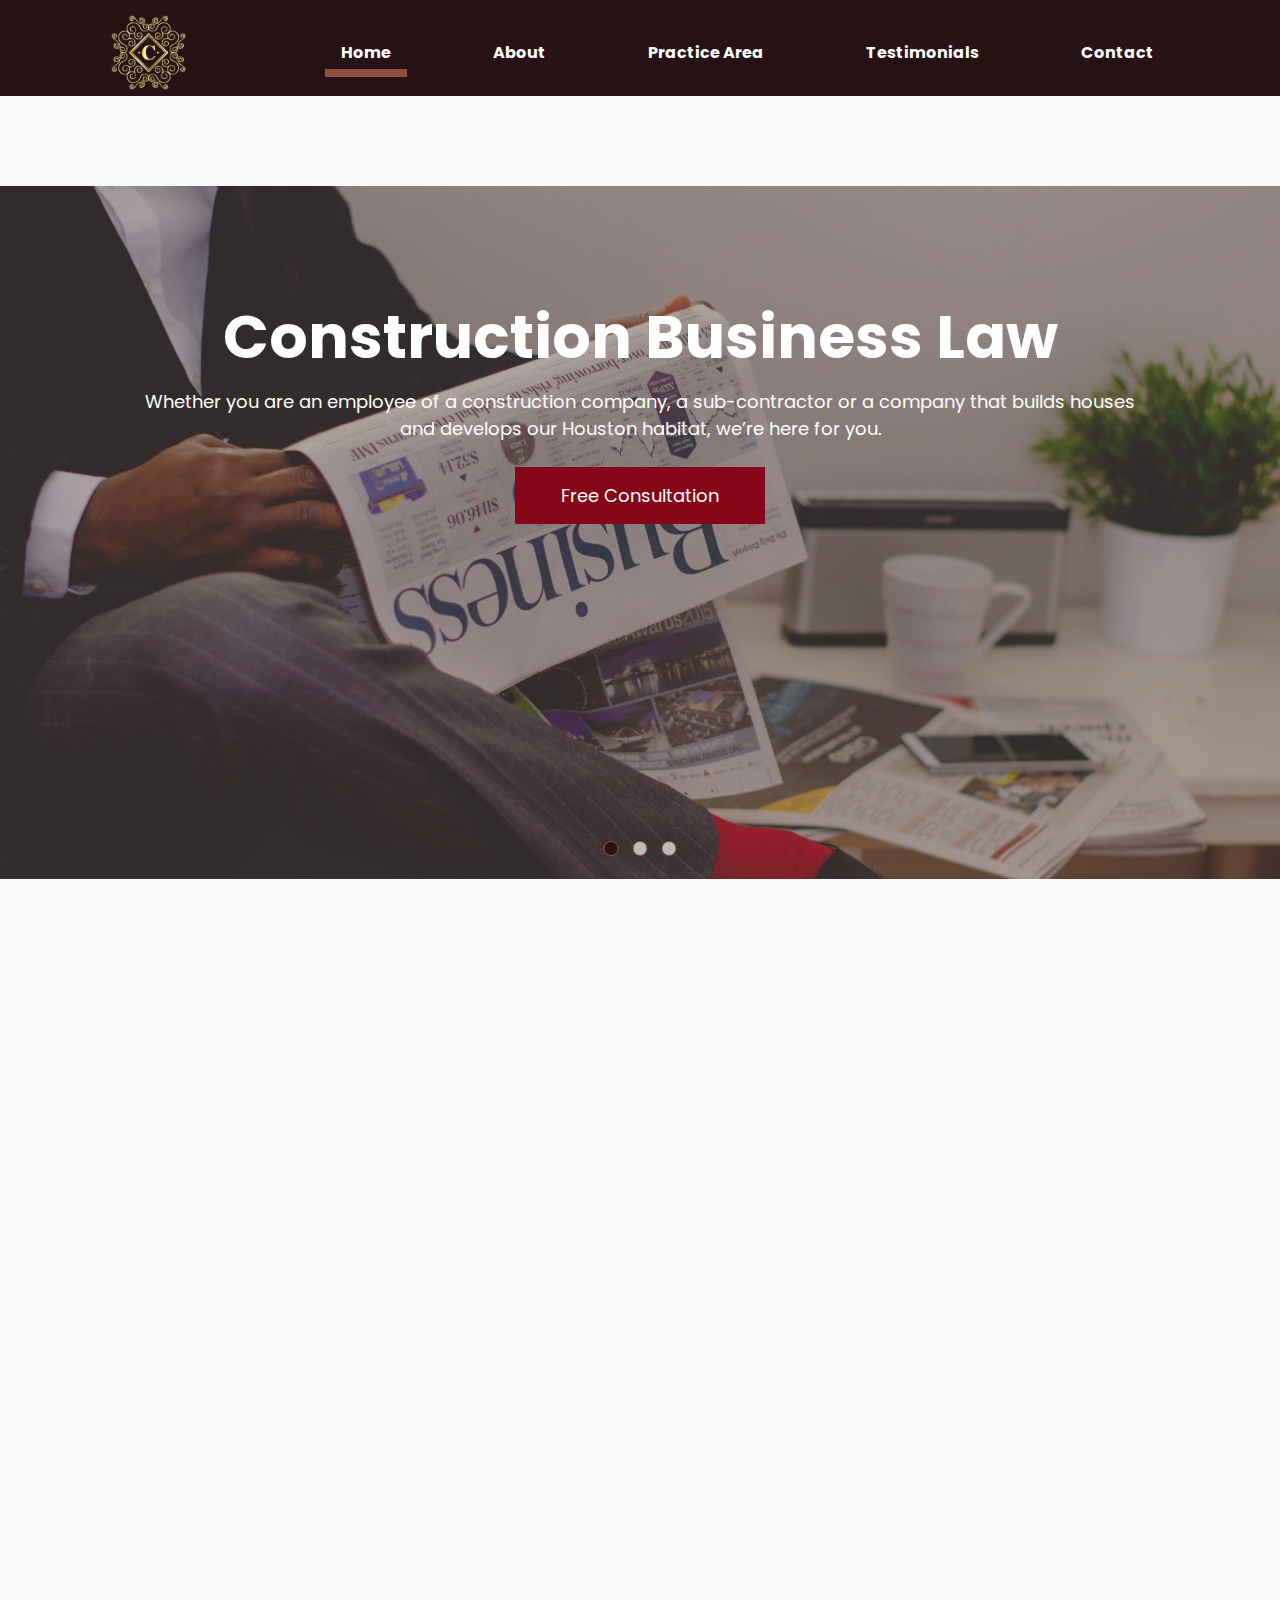
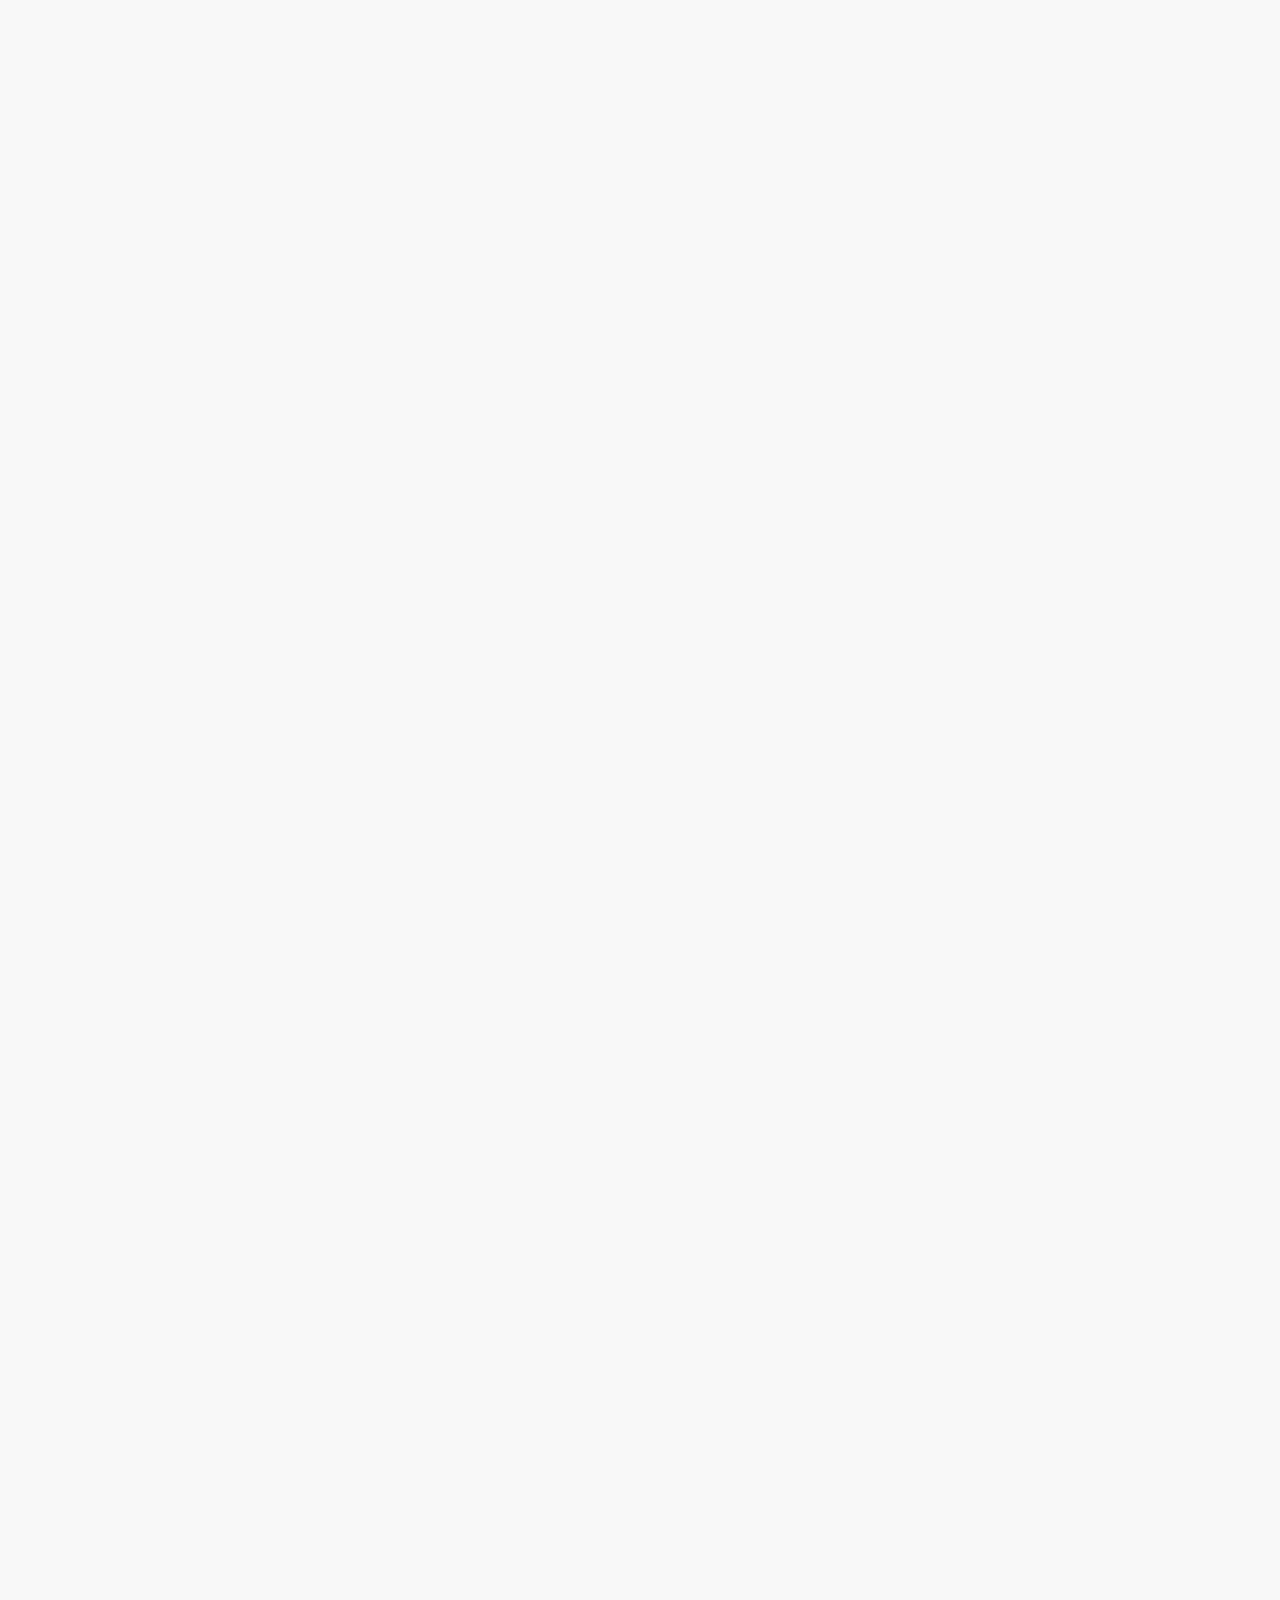
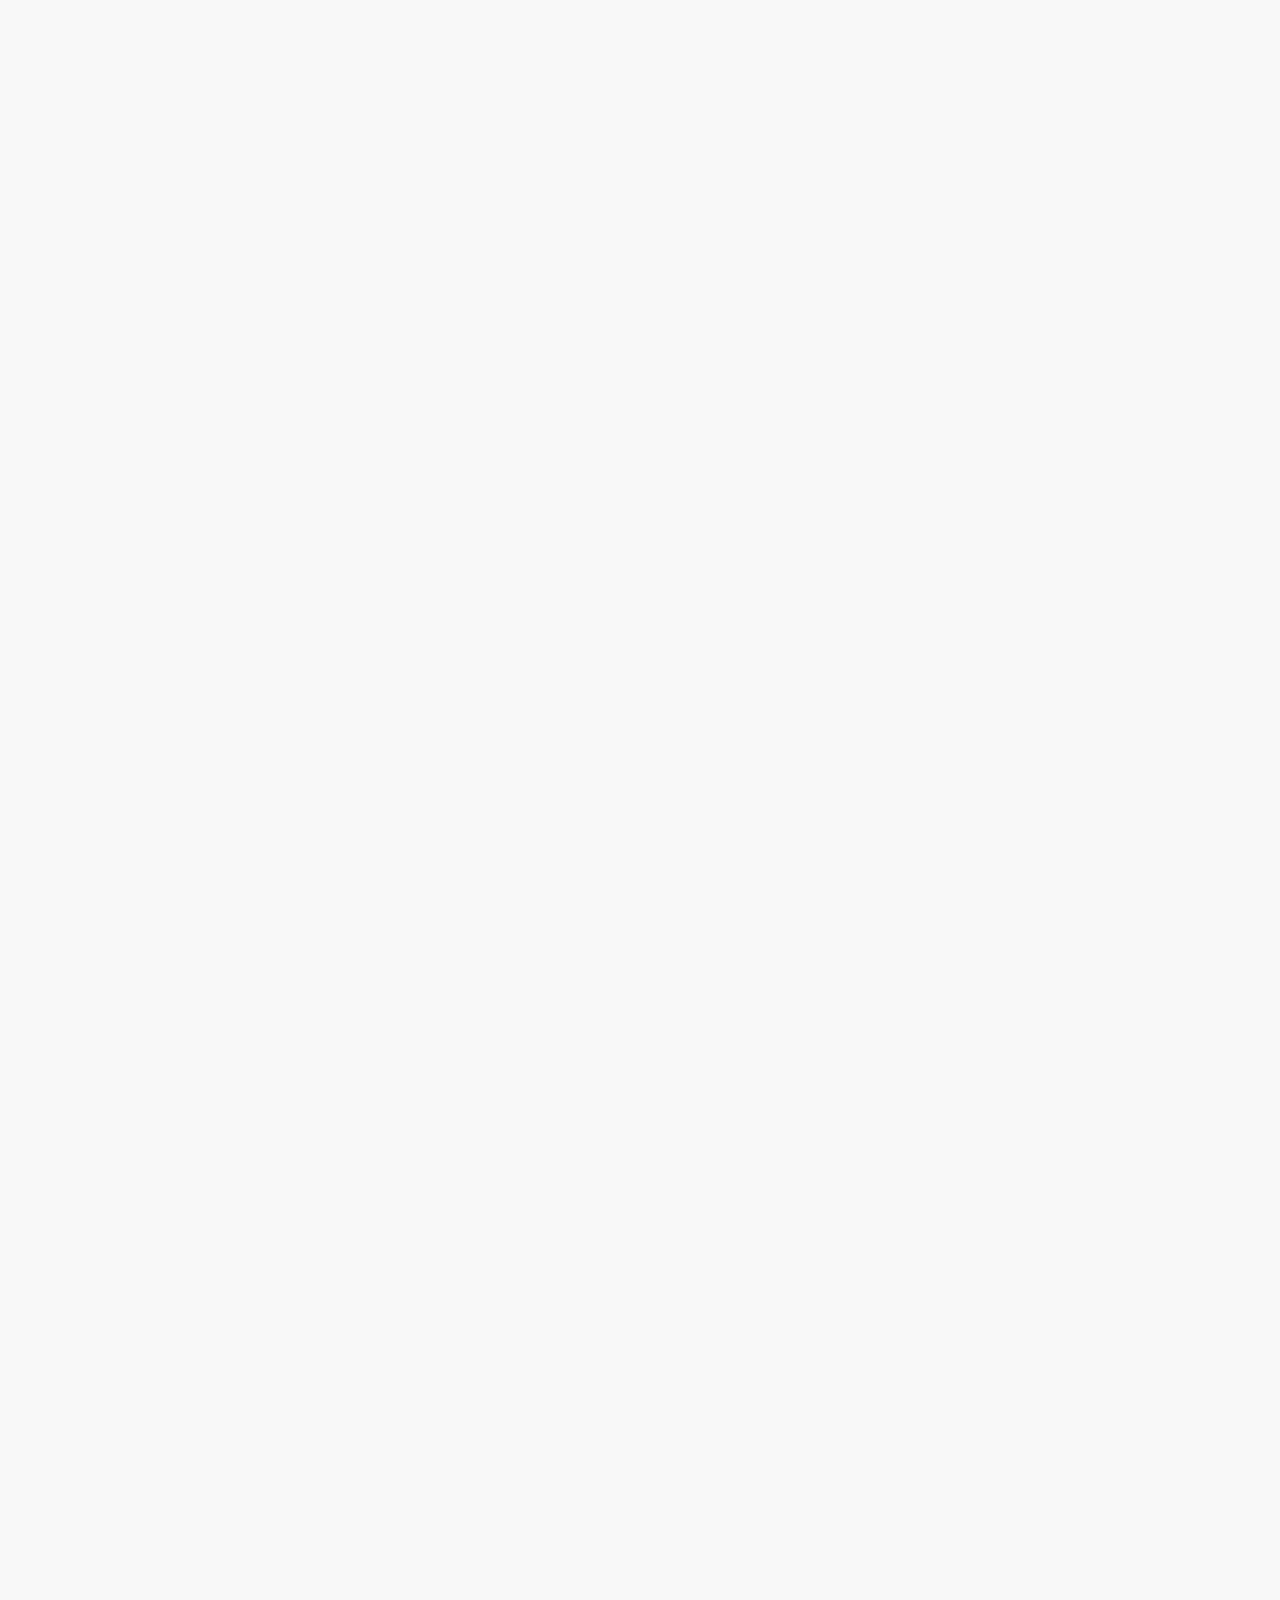
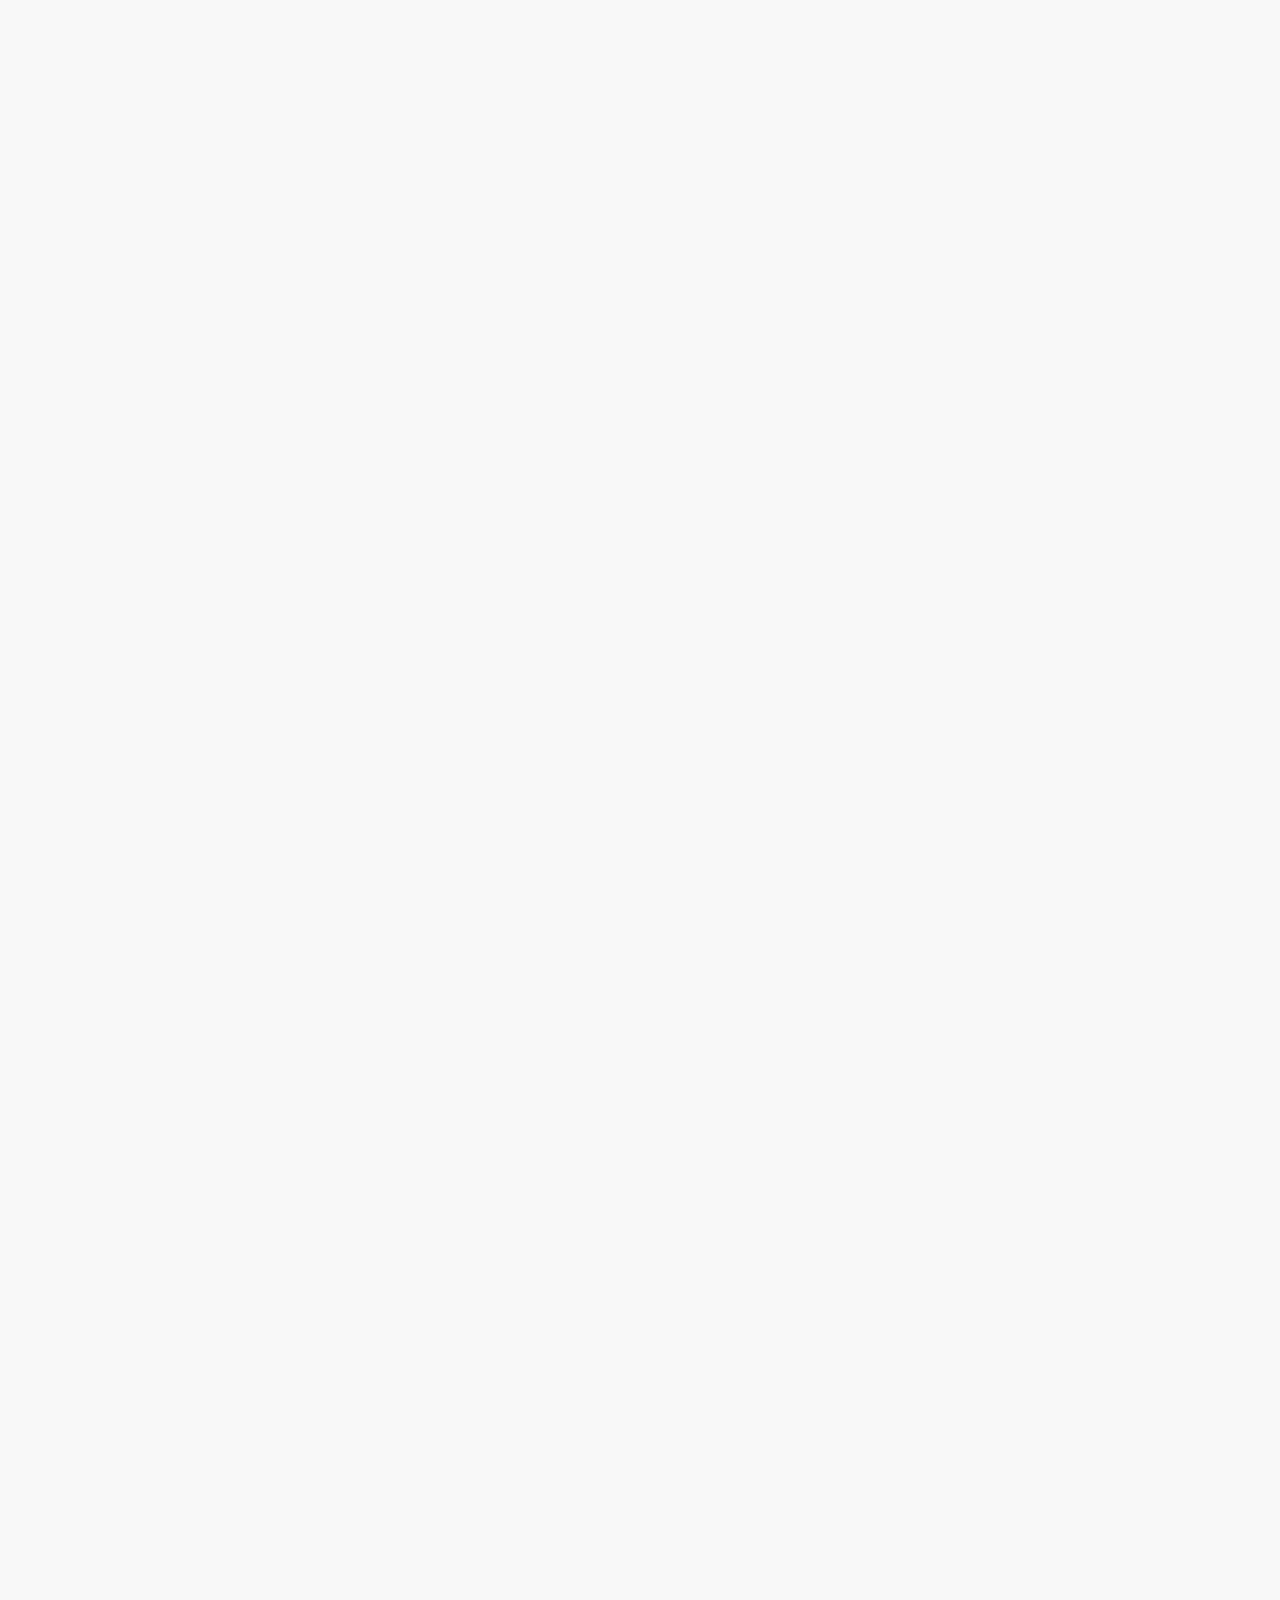
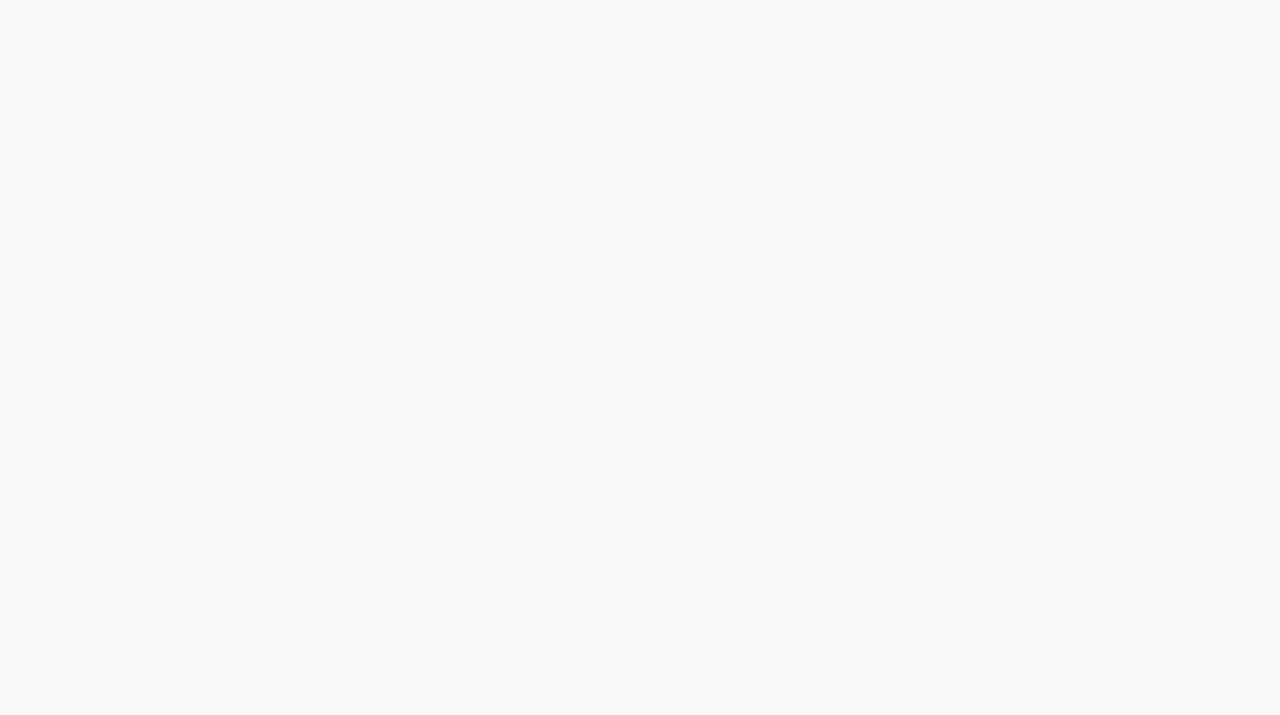
<file: index.html>
<html lang="en">
  <head>
    <meta charset="UTF-8" />
    <meta name="viewport" content="width=device-width, initial-scale=1.0" />
    <link rel="shortcut icon" href="images/logo.svg" type="image/x-icon" />
    <title>Kcjoshua law firm</title>
    <link href="styles/header&footer.css" rel="stylesheet" />
    <link href="styles/index.css" rel="stylesheet" />
  </head>
  <body>
    <!-- Start of Desktop Navigation -->
    <header id="header">
      <section class="navigation-wrapper">
        <nav class="desktop-nav">
          <a href="https://timbu.com/">
            <img src="images/logo.svg" alt="nav-logo" />
          </a>

          <ul>
            <li>
              <a href="#banner">Home <span class="active"></span></a>
            </li>
            <li>
              <a href="#value">About <span></span></a>
            </li>
            <li>
              <a href="#practice">Practice Area <span></span></a>
            </li>
            <li>
              <a href="#testimonial">Testimonials <span></span></a>
            </li>
            <li>
              <a href="./contact.html">Contact <span></span></a>
            </li>
          </ul>

          <svg
            data-modal-target="#mobile-nav"
            id="open-nav"
            width="35"
            height="31"
            viewBox="0 0 35 31"
            fill="none"
            xmlns="http://www.w3.org/2000/svg"
          >
            <path
              d="M0 22.1429H35V17.7143H0V22.1429ZM0 31H35V26.5714H0V31ZM0 13.2857H35V8.85714H0V13.2857ZM0 0V4.42857H35V0H0Z"
              fill="white"
              fill-opacity="0.87"
            />
          </svg>
        </nav>
      </section>
    </header>
    <!-- End of Desktop Navigation -->

    <!-- Start of Mobile Navigation -->
    <section class="mobile-nav-wrapper modal" id="mobile-nav">
      <button data-close-button>&times;</button>
      <nav class="mobile-nav">
        <ul class="mobile-nav-links">
          <li>
            <a href="#banner">Home <span class="active"></span></a>
          </li>
          <li>
            <a href="#value">About <span></span></a>
          </li>
          <li>
            <a href="#practice">Practice Area <span></span></a>
          </li>
          <li>
            <a href="#testimonial">Testimonials <span></span></a>
          </li>
          <li>
            <a href="./contact.html">Contact <span></span></a>
          </li>
        </ul>
      </nav>
    </section>
    <!-- End of Mobile Nivagation -->

    <div class="container">
      <!-- Start of Top Carousel/SlideShow-->
      <div class="slideshow-container" id="banner">
        <!-- Full-width images with number and caption text -->
        <div class="topSlides fade">
          <img src="./img/businnes-2.jpg" style="width: 100%;" />
          <div class="head container">
            <h1>Construction Business Law</h1>
            <p>Whether you are an employee of a construction company, a sub-contractor or a company that builds houses and develops our Houston habitat, we’re here for you.</p>
            <button href="#top-rated" class="btn">Free Consultation</button>
          </div>
        </div>
        <div class="topSlides fade">
          <img src="./img/maritime.jpg" style="width: 100%;" />
          <div class="head container">
            <h1>Maritime Law</h1>
            <p>We can help you with any legal issues which you may ever experience in a maritime law field! That’s because we care for people involved in this sphere, as Texas has a lot of marines living here, just as well as a multitude of maritime contractors and businesses flourishing along our coasts and seaports.</p>
            <button href="#top-rated" class="btn">Free Consultation</button>
          </div>
        </div>
        <div class="topSlides fade">
          <img src="./img/justitia-2723660_1920.jpg" style="width: 100%;" />
          <div class="head container">
            <h1>Affordable Legal Help</h1>
            <p>We're proud that our law firm offers top-notch legal services for a nationwide affordable pricing! With us you'll never feel like the lawyers are just robbers in suits, besides, we win 98% of all cases. So with us, your chances of winning are as high as they possibly can be!</p>
            <button href="#top-rated" class="btn">Free Consultation</button>
          </div>
        </div>
  
          <a href="#top-rated" class="btn">Explore</a>
        </section>
        <!-- The dots -->
        <div class="topDots" style="text-align: center;">
          <span class="topDot" onclick="currentSlide(1)"></span>
          <span class="topDot" onclick="currentSlide(2)"></span>
          <span class="topDot" onclick="currentSlide(3)"></span>
        </div>
      </div>
    </div>
    <!--End of Top Carousel/SlideShow -->
    <!-- Our value section -->
    <section class="our-value column" id="value">
      <h1>Our Values</h1>
      <div class="our-value-card">
        <div class="value-card">
          <h1 class="value-num">01.</h1>
          <h1 class="value-header">A Commitment to Excellence</h1>
          <p>While the yearly number of cases which we take totals to an insurmountable number, unparalleled by any other Houston, TX law firm, our percentage of wins is record-breaking too… Just to drop some statistics here, in more than 9000 cases that we have ever taken on, a whopping 98% of those (which is 9800+) were the cases which we eventually won…</p>
        </div>
        <div class="value-card">
          <h1 class="value-num">02.</h1>
          <h1 class="value-header">An Urge for Fair Pricing</h1>
          <p>Our fees or charges are on case by case basis. In each case, it is based on agreed affordable
            pattern that will meet the need of your good self and your company.
            Where you already have a preferred pattern of payment, you let us know in order to enable
            us have the details as we welcome it.
          </p>
        </div>
        <div class="value-card">
          <h1 class="value-num">03.</h1>
          <h1 class="value-header">A Passion for Justice</h1>
          <p>While the yearly number of cases which we take totals to an insurmountable number, unparalleled by any other Houston, TX law firm, our percentage of wins is record-breaking too… Just to drop some statistics here, in more than 9000 cases that we have ever taken on, a whopping 98% of those (which is 9800+) were the cases which we eventually won…</p>
        </div>
      </div>
    </section>
    <!-- End of our value section -->

    <!-- Start of Hospitality Scetion -->
    <section class="hospitality-section-wrapper">
      <div class="hospitality-section-contents">
        <h3>Our Vision</h3>

        <p>
          Being the best law firm in Nigeria and the best firm in the world that touched your life, is
          our vision
        </p>

        <button><a href="#">Contact Us</a></button>

      </div>
    </section>
    <!-- End of Hospitality Scetion -->

    <!-- start of practice area -->
    <div class="area-practice column" id="practice">
      <div class="area-practice-content">
        <h1>Our Legal</h1>
        <p>Practice Area</p>
      </div>
      <div class="area-practice-cards">
        <div class="practice-cards">
            <h1 class="value-header">Labor & Employment Law</h1>
            <p>We'll be glad to deal with any kind of employment litigation issues, such as unlawful termination, wage hack or discrimination of any kind, which you might have...</p>
        </div>
        <div class="practice-cards">
            <h1 class="value-header">Real Estate Law</h1>
            <p>The real property market nuances and the laws regulating it (such as estate taxing, e.g.) are one of our biggest fields of work. We will be protecting your best interest whatever the...</p>
        </div>
        <div class="practice-cards">
            <h1 class="value-header">Personal Injury</h1>
            <p>We're working with personal injuries, which are basically minor wrongful conduct torts, thus being out of the criminal hearings reach. We will become your defenders in any..</p>
        </div>
        <div class="practice-cards">
            <h1 class="value-header">Insurance Law</h1>
            <p>We're working with personal injuries, which are basically minor wrongful conduct torts, thus being out of the criminal hearings reach. We will become your defenders in any..</p>
        </div>
        <div class="practice-cards">
            <h1 class="value-header">Business Litigation</h1>
            <p>We're working with personal injuries, which are basically minor wrongful conduct torts, thus being out of the criminal hearings reach. We will become your defenders in any..</p>
        </div>
        <div class="practice-cards">
            <h1 class="value-header">Mergers & Acquisitions</h1>
            <p>We're working with personal injuries, which are basically minor wrongful conduct torts, thus being out of the criminal hearings reach. We will become your defenders in any..</p>
        </div>
      </div>
      <button>View More</button>
    </div>
    <!-- End of practice area -->

    <!-- Start of case-tracks -->
    <div class="case-tracks" id="case">
      <div class="column">
        <div class="case-tracks-content">
          <h1>Our aim is to provide you with legal services of highest quality.</h1>
          <p>Details of this, we will share with you as you meet us.</p>
          <div class="case-track-wrapper">
            <div class="tracks-content">
              <div class="tracks-num">
                490
              </div>
              <div class="tracks-name">
                Legal Cases
              </div>
            </div>
            <div class="tracks-content">
              <div class="tracks-num">
                490
              </div>
              <div class="tracks-name">
                Lawyers & Paralegals
              </div>
            </div>
            <div class="tracks-content">
              <div class="tracks-num">
                490
              </div>
              <div class="tracks-name">
                Awards Won
              </div>
            </div>
            <div class="tracks-content">
              <div class="tracks-num">
                1490
              </div>
              <div class="tracks-name">
                Cases Won
              </div>
            </div>
          </div>
        </div>
      </div>
    </div>
    <!-- End of case teacks -->

    <!-- Start of our team -->
    <div class="our-team">
      <div class="column">
        <h1>Our Team of</h1>
        <p>Lawyers & Paralegals</p>
        <div class="our-team-content">
          <div class="team-member">
            <img src="./img/CHINWE UMEGBOLU Esq.jpg" alt="">
            <h1>Chinwe Umegbolu AFHEA (UK)</h1>
            <p>Chinwe Stella Umegbolu is currently a PhD Research student and Part-Time
              Lecturer at the Department of Business and Law, University of Brighton England,
              United Kingdom. She is an associate fellow of the Higher Education Academy, UK
              a professional member of the Guild of Adjudicators in Nigeria (GAIN), and a
              professional member of London Court of International Arbitrators (LCIA) <a href="http://blogs.brighton.ac.uk/chinwe/author/csu11/">read more...</a></p>
          </div>
          <div class="team-member">
            <img src="./img/Ebube.jpeg" alt="">
            <h1>Ebube Vincent Okolichukwu</h1>
            <p>
              Ebube Vincent Okolichukwu is a Barrister and Solicitor of the Supreme Court of Nigeria with
              four years post qualification experience. He holds a Bachelor&#39;s Degree in Law from Imo State
              University and a Master&#39;s Degree in Law from the University of Lagos. 
              Ebube is an experienced, resourceful and well trained advocate who constantly appears before
              Nigerian Superior Courts of record. He handles Litigation matters, Debt recovery transactions,
              Dispute resolution, and Real estate practice.
              Ebube is a member of the Nigerian Bar Association, Chartered Institute of Personnel
              Management (ACIPM).
            </p>
          </div>
          <div class="team-member">
            <img src="./img/justitia-2723660_1920.jpg" alt="">
            <h1>Full Name</h1>
            <p>While Richard is our most experienced paralegal, he’s also our client’s favorite one. Working for some time as a legal mediator, he knows how to approach people in different walks of life…</p>
          </div>
        </div>
        <div class="our-team-content">
          <div class="team-member">
            <img src="./img/justitia-2723660_1920.jpg" alt="">
            <h1>Full Name</h1>
            <p>While Richard is our most experienced paralegal, he’s also our client’s favorite one. Working for some time as a legal mediator, he knows how to approach people in different walks of life…</p>
          </div>
          <div class="team-member">
            <img src="./img/justitia-2723660_1920.jpg" alt="">
            <h1>Full Name</h1>
            <p>While Richard is our most experienced paralegal, he’s also our client’s favorite one. Working for some time as a legal mediator, he knows how to approach people in different walks of life…</p>
          </div>
          <div class="team-member">
            <img src="./img/justitia-2723660_1920.jpg" alt="">
            <h1>Full Name</h1>
            <p>While Richard is our most experienced paralegal, he’s also our client’s favorite one. Working for some time as a legal mediator, he knows how to approach people in different walks of life…</p>
          </div>
        </div>
      </div>
    </div>
    <!-- End of our team -->

    <!-- Start of Testimonial -->

    <section id="testimonial">
      <div class="testimonial-container">
        <div class="left" onclick="forwardSlides(-1)">
          <img src="images/testimonial-left.svg" alt="" />
        </div>

        <div class="content anime">
          <div class="heading">
            <h3>Testimonials</h3>
            <p>What our clients say about us</p>
          </div>

          <div class="image">
            <img src="images/testimonial-profile.png" alt="" />
          </div>

          <div class="text">
            <p>
              " Finally, 3 months later the truth and the law prevailed,
               all thanks to this firm's lawyers diligence! We finally had
                all the disputes resolved in our favor!... "
            </p>
            <p>Mrs E.A Emmanuel</p>
          </div>
        </div>
        <div class="content anime">
          <div class="heading">
            <h3>Testimonials</h3>
            <p>What our clients say about us</p>
          </div>

          <div class="image">
            <img src="images/tes_img_1.png" alt="" />
          </div>

          <div class="text">
            <p>
              " Finally, 3 months later the truth and the law prevailed,
               all thanks to this firm's lawyers diligence! We finally had
                all the disputes resolved in our favor!... "
            </p>
            <p>Mr. Floyd Ackermann</p>
          </div>
        </div>
        <div class="content anime">
          <div class="heading">
            <h3>Testimonials</h3>
            <p>What our clients say about us</p>
          </div>

          <div class="image">
            <img src="images/tes_img_2.png" alt="" />
          </div>

          <div class="text">
            <p>
              " Finally, 3 months later the truth and the law prevailed,
               all thanks to this firm's lawyers diligence! We finally had
               all the disputes resolved in our favor!... "
            </p>
            <p>Mr. Singh Deepak</p>
          </div>
        </div>

        <div class="right" onclick="forwardSlides(1)">
          <img src="images/testimonial-right.svg" alt="" />
        </div>
      </div>
    </section>
    <!-- End of Testimonial -->
    
      <div class="gallery_imgs anime"></div>
      <div class="ind"><i class="ind_item" onclick=""></i></div>
    </div>
    <!-- End of Gallery -->

    <!-- Start of Footer -->
    <footer>
      <section class="footer-wrapper">
        <div class="top-contents">
          <div class="about-us">
            <a href="https://timbu.com/">
              <img src="images/logo.svg" alt="footer-logo" />
            </a>

            <p class="about-text">
              K.C. Joshua &amp; Co., is one of the fastest growing law firm in Lagos State with its corporate
              office located at 3rd Floor, Nurses House, Churchgate Street, Victoria Island, Lagos.
              It is common to meet law firms, but meeting a law firm with special attributes that suits
              your peculiar needs is uncommon. KC Joshua &amp; Co, is an uncommon brand of law firm.
            </p>
          </div>

          <div class="links-wrapper">
            <div class="quick-links">
              <h3>Quick Links</h3>
              <ul>
                <li>
                  <a href="#banner">About Us <span class="active"></span></a>
                </li>
                <li>
                  <a href="#case">Won Cases<span></span></a>
                </li>
                <li>
                  <a href="#practice">Practice Area <span></span></a>
                </li>
                <li>
                  <a href="#testimonial">Testimonials <span></span></a>
                </li>
                <li>
                  <a href="./contact.html">Contact <span></span></a>
                </li>
              </ul>
            </div>

            <div class="flickers">
              <h3>Opening Hours</h3>
              <ul class="flikers-links">
                <li>
                  Mon-Thu: 9:30 - 21:00
                </li>
                <li>
                  Fri: 6:00 - 21:00
                </li>
                <li>
                  Sat: 10:00 - 15:00
                </li>
              </ul>
            </div>
          </div>
        </div>

        <div class="social-links">
          <p class="copyright">
            Copyright &copy;2020 Kcjoshua All rights reserved
          </p>

          <ul class="social-icons">
            <li>
              <a href="https:///"
                ><img src="./images/icons/facebook-icon.svg"
              /></a>
            </li>
            <li>
              <a href="https:///"
                ><img src="./images/icons/twitter-icon.svg"
              /></a>
            </li>
            <li>
              <a href="https:///"
                ><img src="./images/icons/instagram-icon.svg"
              /></a>
            </li>
          </ul>
        </div>
      </section>
    </footer>
    <!-- End of Footer -->

    <script src="scripts/main.js"></script>
    <script src="scripts/index.js"></script>
  </body>
</html>
</file>
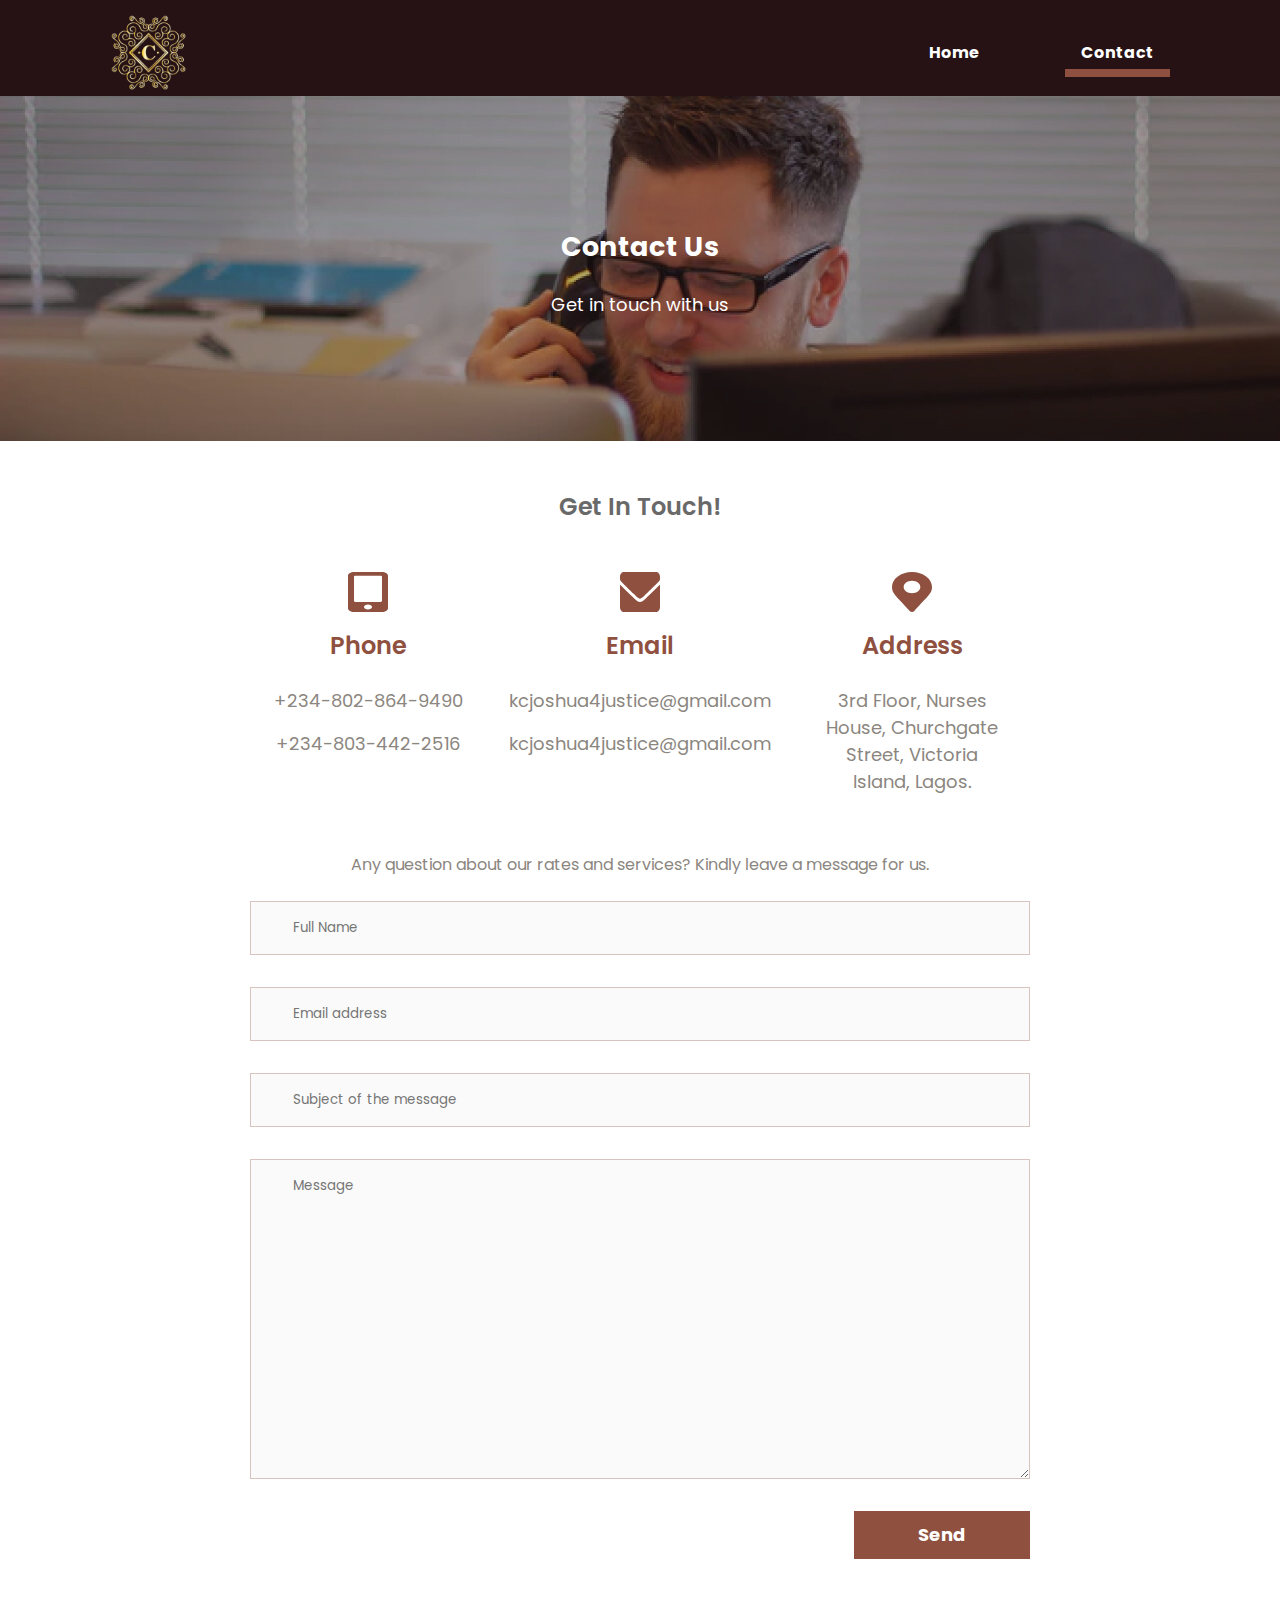
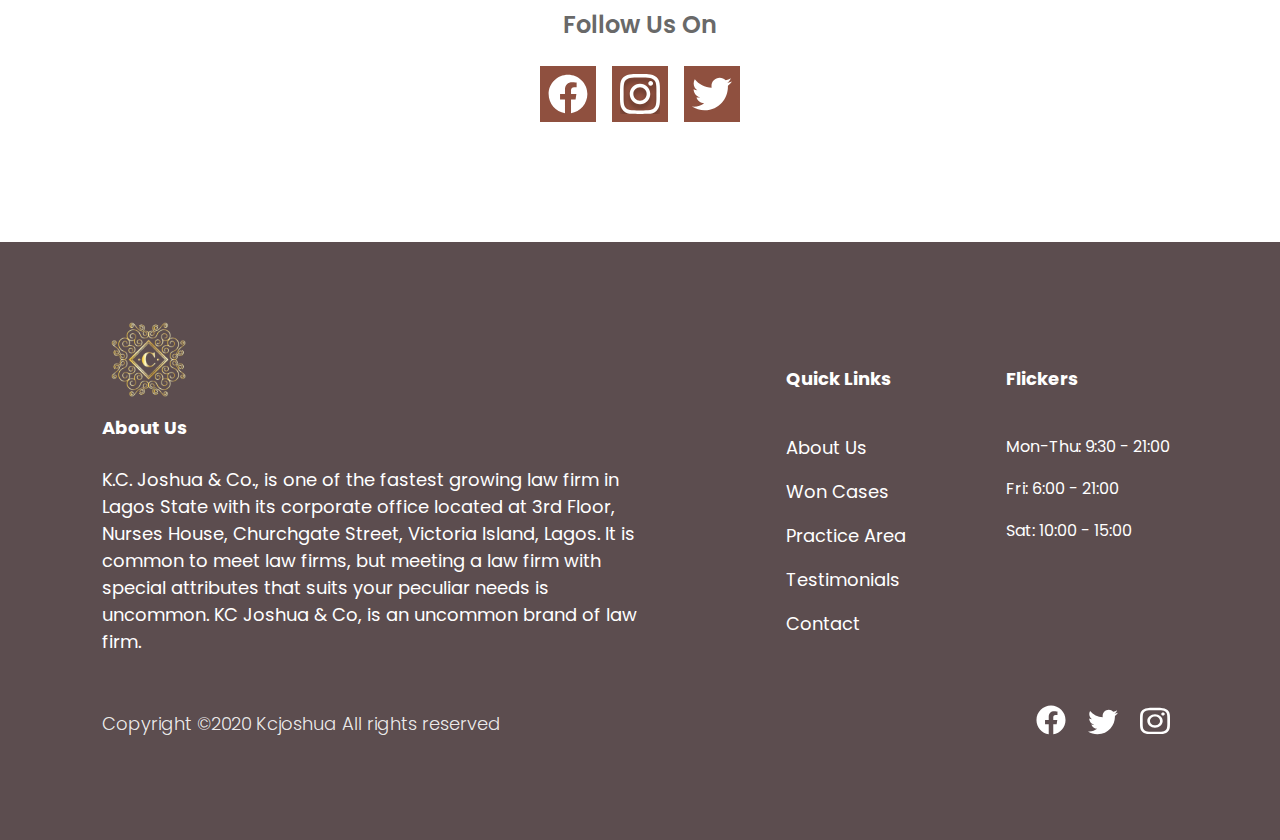
<file: contact.html>
<html lang="en">
  <head>
    <meta charset="UTF-8" />
    <meta name="viewport" content="width=device-width, initial-scale=1.0" />
    <link rel="shortcut icon" href="images/logo.svg" type="image/x-icon" />
    <title>Contact | Crystal Hotel</title>
    <link href="styles/header&footer.css" rel="stylesheet" />
    <link href="styles/contact.css" rel="stylesheet" />
  </head>
  <body>
    <!-- Start of Desktop Navigation -->
    <header id="header">
      <section class="navigation-wrapper">
        <nav class="desktop-nav">
          <a href="./index.html">
            <img src="images/logo.svg" alt="nav-logo" />
          </a>

          <ul>
            <li>
              <a href="index.html">Home <span></span></a>
            </li>
            <li>
              <a href="./contact.html">Contact <span class="active"></span></a>
            </li>
          </ul>

          <svg
            data-modal-target="#mobile-nav"
            id="open-nav"
            width="35"
            height="31"
            viewBox="0 0 35 31"
            fill="none"
            xmlns="http://www.w3.org/2000/svg"
          >
            <path
              d="M0 22.1429H35V17.7143H0V22.1429ZM0 31H35V26.5714H0V31ZM0 13.2857H35V8.85714H0V13.2857ZM0 0V4.42857H35V0H0Z"
              fill="white"
              fill-opacity="0.87"
            />
          </svg>
        </nav>
      </section>
    </header>
    <!-- End of Desktop Navigation -->

    <!-- Start of Mobile Navigation -->
    <section class="mobile-nav-wrapper modal" id="mobile-nav">
      <button data-close-button>&times;</button>
      <nav class="mobile-nav">
        <ul class="mobile-nav-links">
          <li><a href="./index.html">Home</a></li>
          <li><a href="./rooms.html">Rooms</a></li>
          <li><a href="./facilities.html">Facilities</a></li>
          <li><a href="./contact.html">Contact</a></li>
        </ul>
      </nav>
    </section>
    <!-- End of Mobile Nivagation -->

    <div class="main">
      <section class="heading">
        <h2>Contact Us</h2>
        <p>Get in touch with us</p>
      </section>

      <h3>Get In Touch!</h3>
      <div class="contact-details">
        <div class="phone">
          <img src="images/mobile-alt 1.svg" alt="phone" />
          <h4>Phone</h4>
          <a href="tel:+2348036522341">+234-802-864-9490‎‎</a>
          <a href="tel:+2348036522341">+234-803-442-2516</a>
        </div>
        <div class="email">
          <img src="images/message.svg" alt="message" />
          <h4>Email</h4>
          <a href="mailto:hello@crystalhotel.com">kcjoshua4justice@gmail.com</a>
          <a href="mailto:support@crystalhotel.com">kcjoshua4justice@gmail.com</a>
        </div>
        <div class="address">
          <img src="images/map-marker-alt 1.svg" alt="map marker" />
          <h4>Address</h4>
          <p>3rd Floor, Nurses House, Churchgate Street, Victoria Island, Lagos.</p>
        </div>
      </div>

      <form>
        <p>
          Any question about our rates and services? Kindly leave a message for
          us.
        </p>
        <input
          type="text"
          name="name"
          id="name"
          placeholder="Full Name"
          required
        />
        <input
          type="email"
          name="email"
          id="email"
          placeholder="Email address"
          required
        />
        <input type="text" placeholder="Subject of the message" required />
        <textarea
          name="message"
          id="message"
          placeholder="Message"
          required
        ></textarea>
        <button type="submit">Send</button>
      </form>

      <h3>Follow Us On</h3>
      <div class="social-links">
        <a href="https://timbu.com/" class="social">
          <img src="images/facebook-2.svg" alt="facebook" />
        </a>
        <a href="https://timbu.com/" class="social">
          <img src="images/instagram-2.svg" alt="instagram" />
        </a>
        <a href="https://timbu.com/" class="social">
          <img src="images/twitter-icon.svg" alt="twitter" />
        </a>
      </div>
    </div>

    <!-- Start of Footer -->
    <footer>
      <section class="footer-wrapper">
        <div class="top-contents">
          <div class="about-us">
            <a href="https://timbu.com/">
              <img src="images/logo.svg" alt="footer-logo" />
            </a>

            <h3>About Us</h3>

            <p class="about-text">
              K.C. Joshua &amp; Co., is one of the fastest growing law firm in Lagos State with its corporate
              office located at 3rd Floor, Nurses House, Churchgate Street, Victoria Island, Lagos.
              It is common to meet law firms, but meeting a law firm with special attributes that suits
              your peculiar needs is uncommon. KC Joshua &amp; Co, is an uncommon brand of law firm.
            </p>
          </div>

          <div class="links-wrapper">
            <div class="quick-links">
              <h3>Quick Links</h3>
              <ul>
                <li>
                  <a href="#banner">About Us <span class="active"></span></a>
                </li>
                <li>
                  <a href="#case">Won Cases<span></span></a>
                </li>
                <li>
                  <a href="#practice">Practice Area <span></span></a>
                </li>
                <li>
                  <a href="#testimonial">Testimonials <span></span></a>
                </li>
                <li>
                  <a href="./contact.html">Contact <span></span></a>
                </li>
              </ul>
            </div>

            <div class="flickers">
              <h3>Flickers</h3>
              <ul class="flikers-links">
                <li>
                  Mon-Thu: 9:30 - 21:00
                </li>
                <li>
                  Fri: 6:00 - 21:00
                </li>
                <li>
                  Sat: 10:00 - 15:00
                </li>
              </ul>
            </div>
          </div>
        </div>

        <div class="social-links">
          <p class="copyright">
            Copyright &copy;2020 Kcjoshua All rights reserved
          </p>

          <ul class="social-icons">
            <li>
              <a href="https:///"><img src="./images/icons/facebook-icon.svg" /></a>
            </li>
            <li>
              <a href="https:///"><img src="./images/icons/twitter-icon.svg" /></a>
            </li>
            <li>
              <a href="https:///"><img src="./images/icons/instagram-icon.svg" /></a>
            </li>
          </ul>
        </div>
      </section>
    </footer>
    <!-- End of Footer -->

    <script src="scripts/main.js"></script>
    <script src="scripts/contact.js"></script>
  </body>
</html>
</file>
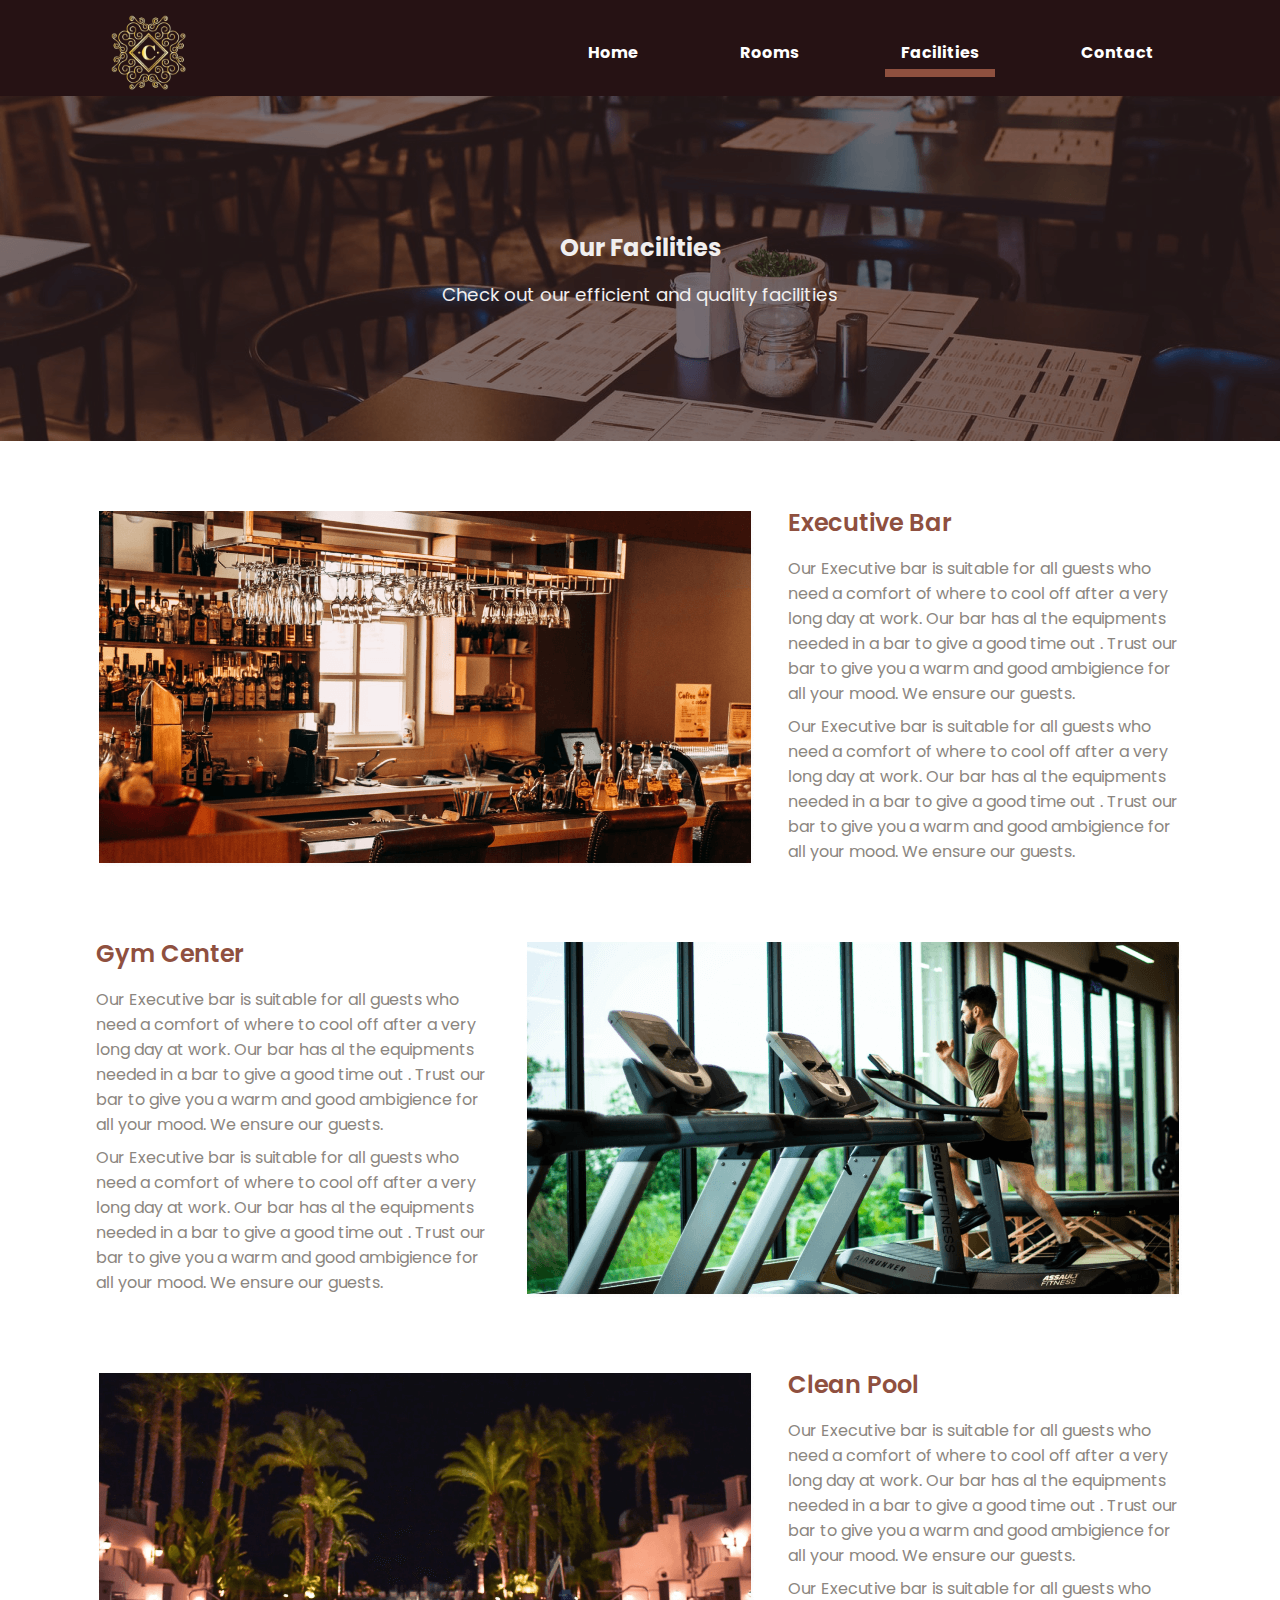
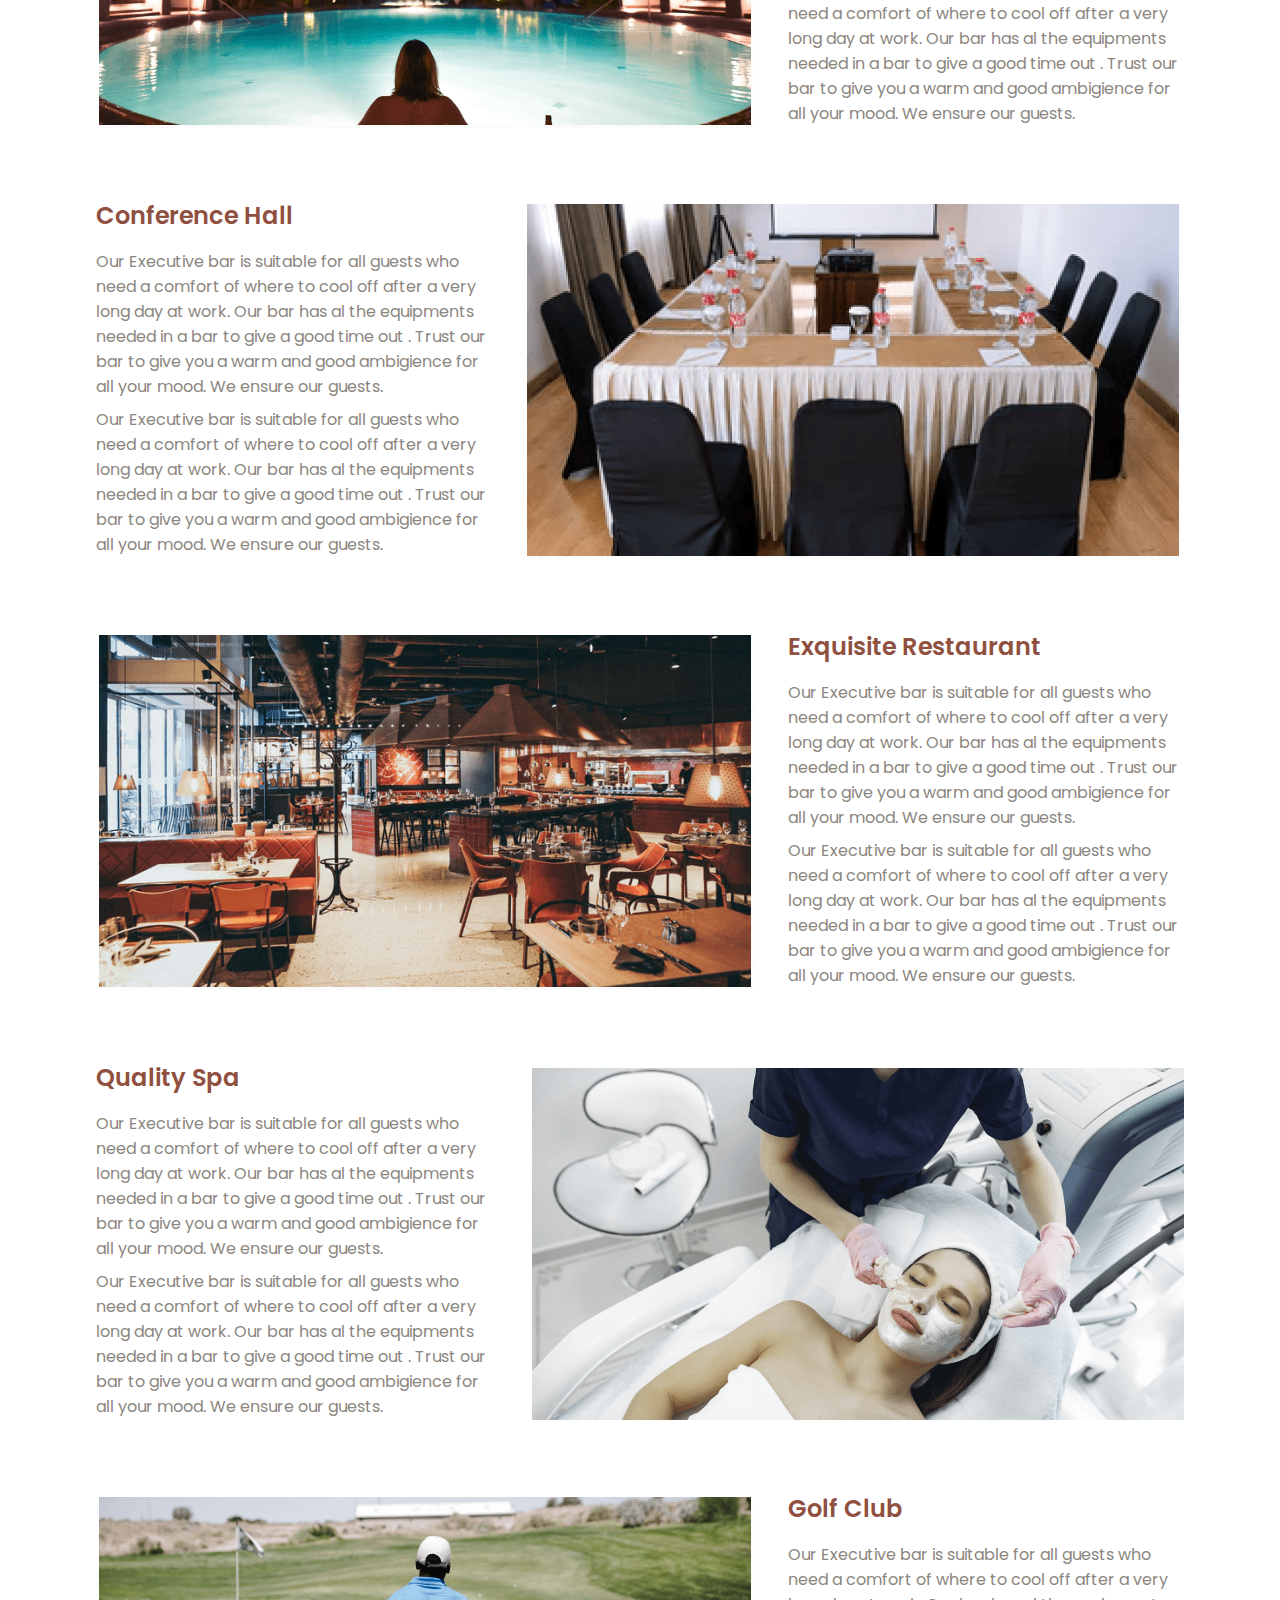
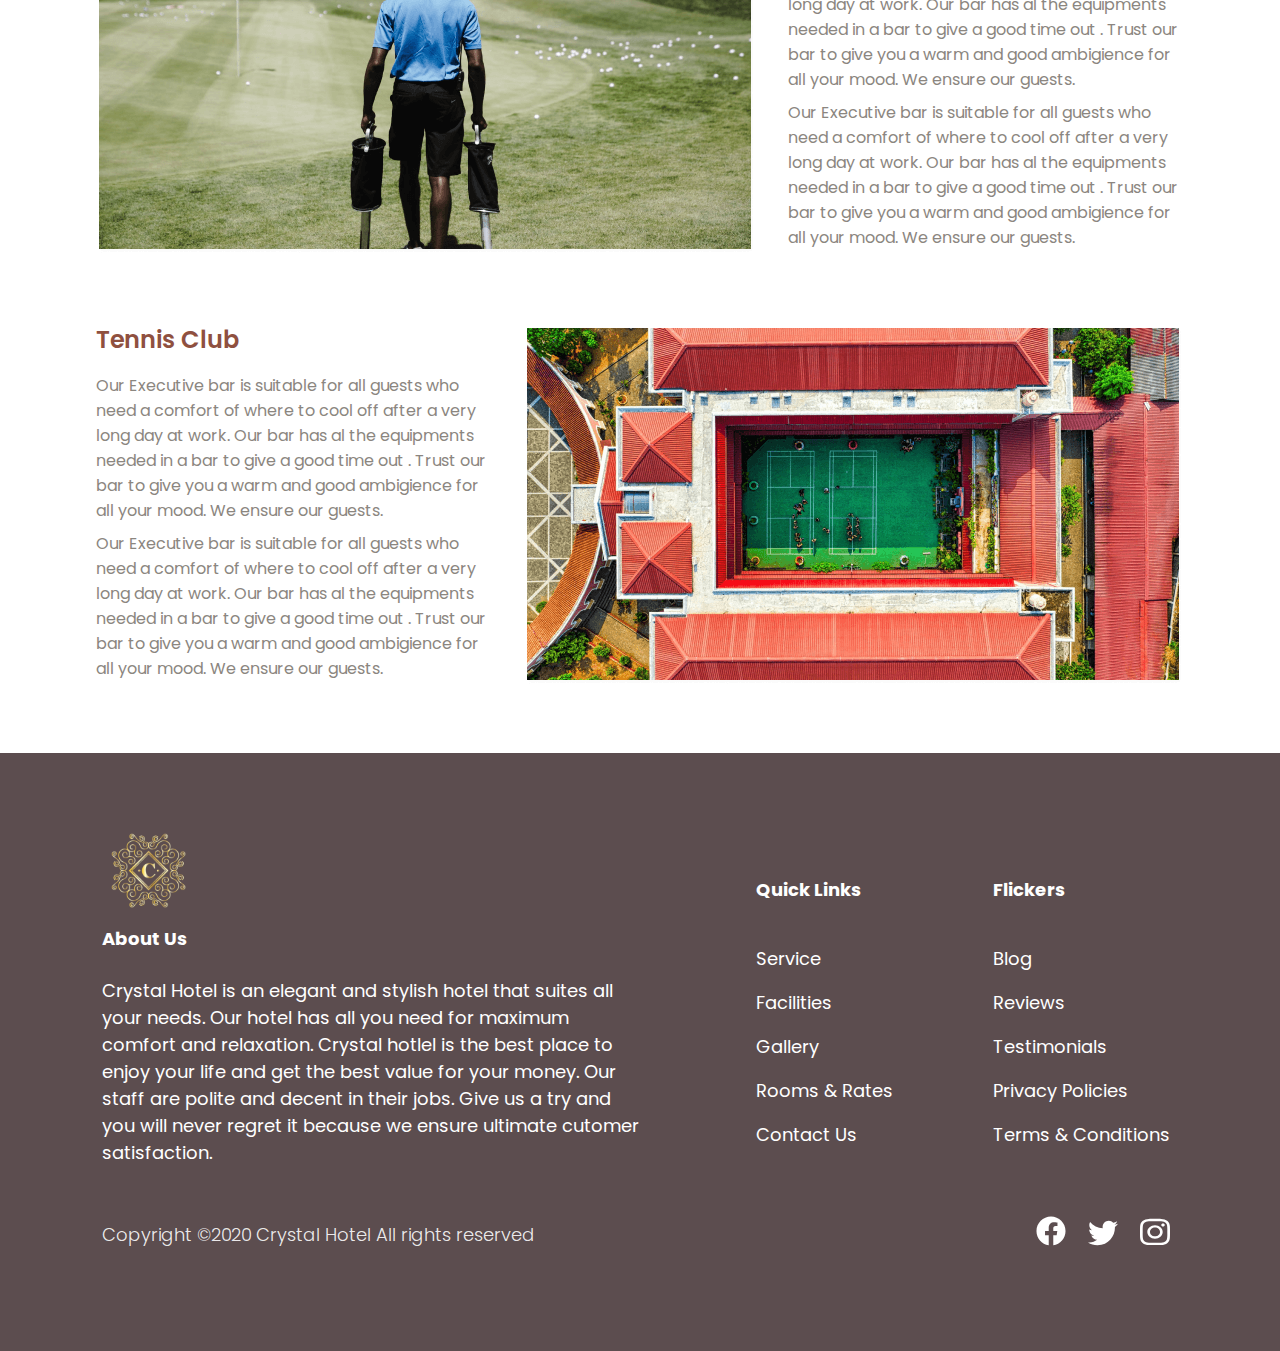
<file: facilities.html>
<html lang="en">
  <head>
    <meta charset="UTF-8" />
    <meta name="viewport" content="width=device-width, initial-scale=1.0" />
    <link rel="shortcut icon" href="images/logo.svg" type="image/x-icon" />
    <title>Facilities | Crystal Hotel</title>
    <link href="styles/header&footer.css" rel="stylesheet" />
    <link rel="stylesheet" href="styles/facilities.css" />
  </head>

  <body>
    <!-- Start of Desktop Navigation -->
    <header id="header">
      <section class="navigation-wrapper">
        <nav class="desktop-nav">
          <a href="./index.html">
            <img src="images/logo.svg" alt="nav-logo" />
          </a>

          <ul>
            <li>
              <a href="./index.html">Home <span></span></a>
            </li>
            <li>
              <a href="./rooms.html">Rooms <span></span></a>
            </li>
            <li>
              <a href="./facilities.html"
                >Facilities <span class="active"></span
              ></a>
            </li>
            <li>
              <a href="./contact.html">Contact <span></span></a>
            </li>
          </ul>

          <svg
            data-modal-target="#mobile-nav"
            id="open-nav"
            width="35"
            height="31"
            viewBox="0 0 35 31"
            fill="none"
            xmlns="http://www.w3.org/2000/svg"
          >
            <path
              d="M0 22.1429H35V17.7143H0V22.1429ZM0 31H35V26.5714H0V31ZM0 13.2857H35V8.85714H0V13.2857ZM0 0V4.42857H35V0H0Z"
              fill="white"
              fill-opacity="0.87"
            />
          </svg>
        </nav>
      </section>
    </header>
    <!-- End of Desktop Navigation -->

    <!-- Start of Mobile Navigation -->
    <section class="mobile-nav-wrapper modal" id="mobile-nav">
      <button data-close-button>&times;</button>
      <nav class="mobile-nav">
        <ul class="mobile-nav-links">
          <li><a href="./index.html">Home</a></li>
          <li><a href="./rooms.html">Rooms</a></li>
          <li><a href="./facilities.html">Facilities</a></li>
          <li><a href="./contact.html">Contact</a></li>
        </ul>
      </nav>
    </section>
    <!-- End of Mobile Nivagation -->

    <!-- Start of Page Banner -->
    <section id="heading">
      <div class="container">
        <h1>Our Facilities</h1>
        <h2>Check out our efficient and quality facilities</h2>
      </div>
    </section>
    <!-- End of Page Banner -->

    <!-- Start of Facilities -->

    <div class="container">
      <section class="facilities">
        <div class="image">
          <img src="images/executive-bar.png" alt="" />
        </div>
        <div class="contentA">
          <h2>Executive Bar</h2>
          <p>
            Our Executive bar is suitable for all guests who need a comfort of
            where to cool off after a very long day at work. Our bar has al the
            equipments needed in a bar to give a good time out . Trust our bar
            to give you a warm and good ambigience for all your mood. We ensure
            our guests.
          </p>
          <p>
            Our Executive bar is suitable for all guests who need a comfort of
            where to cool off after a very long day at work. Our bar has al the
            equipments needed in a bar to give a good time out . Trust our bar
            to give you a warm and good ambigience for all your mood. We ensure
            our guests.
          </p>
        </div>
      </section>

      <section class="facilities">
        <div class="contentB">
          <h2>Gym Center</h2>
          <p>
            Our Executive bar is suitable for all guests who need a comfort of
            where to cool off after a very long day at work. Our bar has al the
            equipments needed in a bar to give a good time out . Trust our bar
            to give you a warm and good ambigience for all your mood. We ensure
            our guests.
          </p>
          <p>
            Our Executive bar is suitable for all guests who need a comfort of
            where to cool off after a very long day at work. Our bar has al the
            equipments needed in a bar to give a good time out . Trust our bar
            to give you a warm and good ambigience for all your mood. We ensure
            our guests.
          </p>
        </div>
        <div class="image">
          <img src="images/gym-center.png" alt="" />
        </div>
      </section>

      <section class="facilities">
        <div class="image">
          <img src="images/clean-pool.png" alt="" />
        </div>
        <div class="contentA">
          <h2>Clean Pool</h2>
          <p>
            Our Executive bar is suitable for all guests who need a comfort of
            where to cool off after a very long day at work. Our bar has al the
            equipments needed in a bar to give a good time out . Trust our bar
            to give you a warm and good ambigience for all your mood. We ensure
            our guests.
          </p>
          <p>
            Our Executive bar is suitable for all guests who need a comfort of
            where to cool off after a very long day at work. Our bar has al the
            equipments needed in a bar to give a good time out . Trust our bar
            to give you a warm and good ambigience for all your mood. We ensure
            our guests.
          </p>
        </div>
      </section>

      <section class="facilities">
        <div class="contentB">
          <h2>Conference Hall</h2>
          <p>
            Our Executive bar is suitable for all guests who need a comfort of
            where to cool off after a very long day at work. Our bar has al the
            equipments needed in a bar to give a good time out . Trust our bar
            to give you a warm and good ambigience for all your mood. We ensure
            our guests.
          </p>
          <p>
            Our Executive bar is suitable for all guests who need a comfort of
            where to cool off after a very long day at work. Our bar has al the
            equipments needed in a bar to give a good time out . Trust our bar
            to give you a warm and good ambigience for all your mood. We ensure
            our guests.
          </p>
        </div>
        <div class="image">
          <img src="images/conference hall.png" alt="" />
        </div>
      </section>
      <!--start-->
      <div class="flex">
        <div class="image">
            <img src="images/Rectangle 26.png" alt="">
        </div>
        <div class="sectionA">
            <h2>Exquisite Restaurant</h2>
            <p>Our Executive bar is suitable for all guests who need a comfort of where to cool off after a very long day at work. Our bar has al the equipments needed in a bar to give a good time out . Trust our bar to give you a warm and good ambigience for all your mood. We ensure our guests. </p>
            <p>Our Executive bar is suitable for all guests who need a comfort of where to cool off after a very long day at work. Our bar has al the equipments needed in a bar to give a good time out . Trust our bar to give you a warm and good ambigience for all your mood. We ensure our guests. </p>
        </div>
    </div>
    
      <div class="flex">
        <div class="sectionB">
            <h2>Quality Spa</h2>
            <p>Our Executive bar is suitable for all guests who need a comfort of where to cool off after a very long day at work. Our bar has al the equipments needed in a bar to give a good time out . Trust our bar to give you a warm and good ambigience for all your mood. We ensure our guests. </p>
            <p>Our Executive bar is suitable for all guests who need a comfort of where to cool off after a very long day at work. Our bar has al the equipments needed in a bar to give a good time out . Trust our bar to give you a warm and good ambigience for all your mood. We ensure our guests. </p>
        </div>
        <div class="image">
            <img src="images/Rectangle 18 (1).png" alt="">
        </div>
    </div>
    
    <div class="flex">
        <div class="image">
            <img src="images/Rectangle 18.png" alt="">
        </div>
        <div class="sectionA">
            <h2>Golf Club</h2>
            <p>Our Executive bar is suitable for all guests who need a comfort of where to cool off after a very long day at work. Our bar has al the equipments needed in a bar to give a good time out . Trust our bar to give you a warm and good ambigience for all your mood. We ensure our guests. </p>
            <p>Our Executive bar is suitable for all guests who need a comfort of where to cool off after a very long day at work. Our bar has al the equipments needed in a bar to give a good time out . Trust our bar to give you a warm and good ambigience for all your mood. We ensure our guests. </p>
        </div>
    </div>
    
    <div class="flex">
        <div class="sectionB">
            <h2>Tennis Club</h2>
            <p>Our Executive bar is suitable for all guests who need a comfort of where to cool off after a very long day at work. Our bar has al the equipments needed in a bar to give a good time out . Trust our bar to give you a warm and good ambigience for all your mood. We ensure our guests. </p>
            <p>Our Executive bar is suitable for all guests who need a comfort of where to cool off after a very long day at work. Our bar has al the equipments needed in a bar to give a good time out . Trust our bar to give you a warm and good ambigience for all your mood. We ensure our guests. </p>
        </div>
        <div class="image">
            <img src="images/Rectangle 18 (2).png" alt="">
        </div>
    </div>
    </div>

    <!-- End of Facilities -->

    <!-- Start of Footer -->
    <footer>
      <section class="footer-wrapper">
        <div class="top-contents">
          <div class="about-us">
            <a href="https://timbu.com/">
              <img src="images/logo.svg" alt="footer-logo" />
            </a>

            <h3>About Us</h3>

            <p class="about-text">
              Crystal Hotel is an elegant and stylish hotel that suites all your
              needs. Our hotel has all you need for maximum comfort and
              relaxation. Crystal hotlel is the best place to enjoy your life
              and get the best value for your money. Our staff are polite and
              decent in their jobs. Give us a try and you will never regret it
              because we ensure ultimate cutomer satisfaction.
            </p>
          </div>

          <div class="links-wrapper">
            <div class="quick-links">
              <h3>Quick Links</h3>
              <ul>
                <li><a href="https://timbu.com/">Service</a></li>
                <li><a href="https://timbu.com/">Facilities</a></li>
                <li><a href="https://timbu.com/">Gallery</a></li>
                <li><a href="https://timbu.com/">Rooms & Rates</a></li>
                <li><a href="https://timbu.com/">Contact Us</a></li>
              </ul>
            </div>

            <div class="flickers">
              <h3>Flickers</h3>
              <ul class="flikers-links">
                <li><a href="https://timbu.com/">Blog</a></li>
                <li><a href="https://timbu.com/">Reviews</a></li>
                <li><a href="https://timbu.com/">Testimonials</a></li>
                <li><a href="https://timbu.com/">Privacy Policies</a></li>
                <li><a href="https://timbu.com/">Terms & Conditions</a></li>
              </ul>
            </div>
          </div>
        </div>

        <div class="social-links">
          <p class="copyright">
            Copyright &copy;2020 Crystal Hotel All rights reserved
          </p>

          <ul class="social-icons">
            <li>
              <a href="https://timbu.com/"><img src="./images/icons/facebook-icon.svg" /></a>
            </li>
            <li>
              <a href="https://timbu.com/"><img src="./images/icons/twitter-icon.svg" /></a>
            </li>
            <li>
              <a href="https://timbu.com/"><img src="./images/icons/instagram-icon.svg" /></a>
            </li>
          </ul>
        </div>
      </section>
    </footer>
    <!-- End of Footer -->

    <script src="scripts/main.js"></script>
    <script src="scripts/facilities.js"></script>
  </body>
</html>
</file>
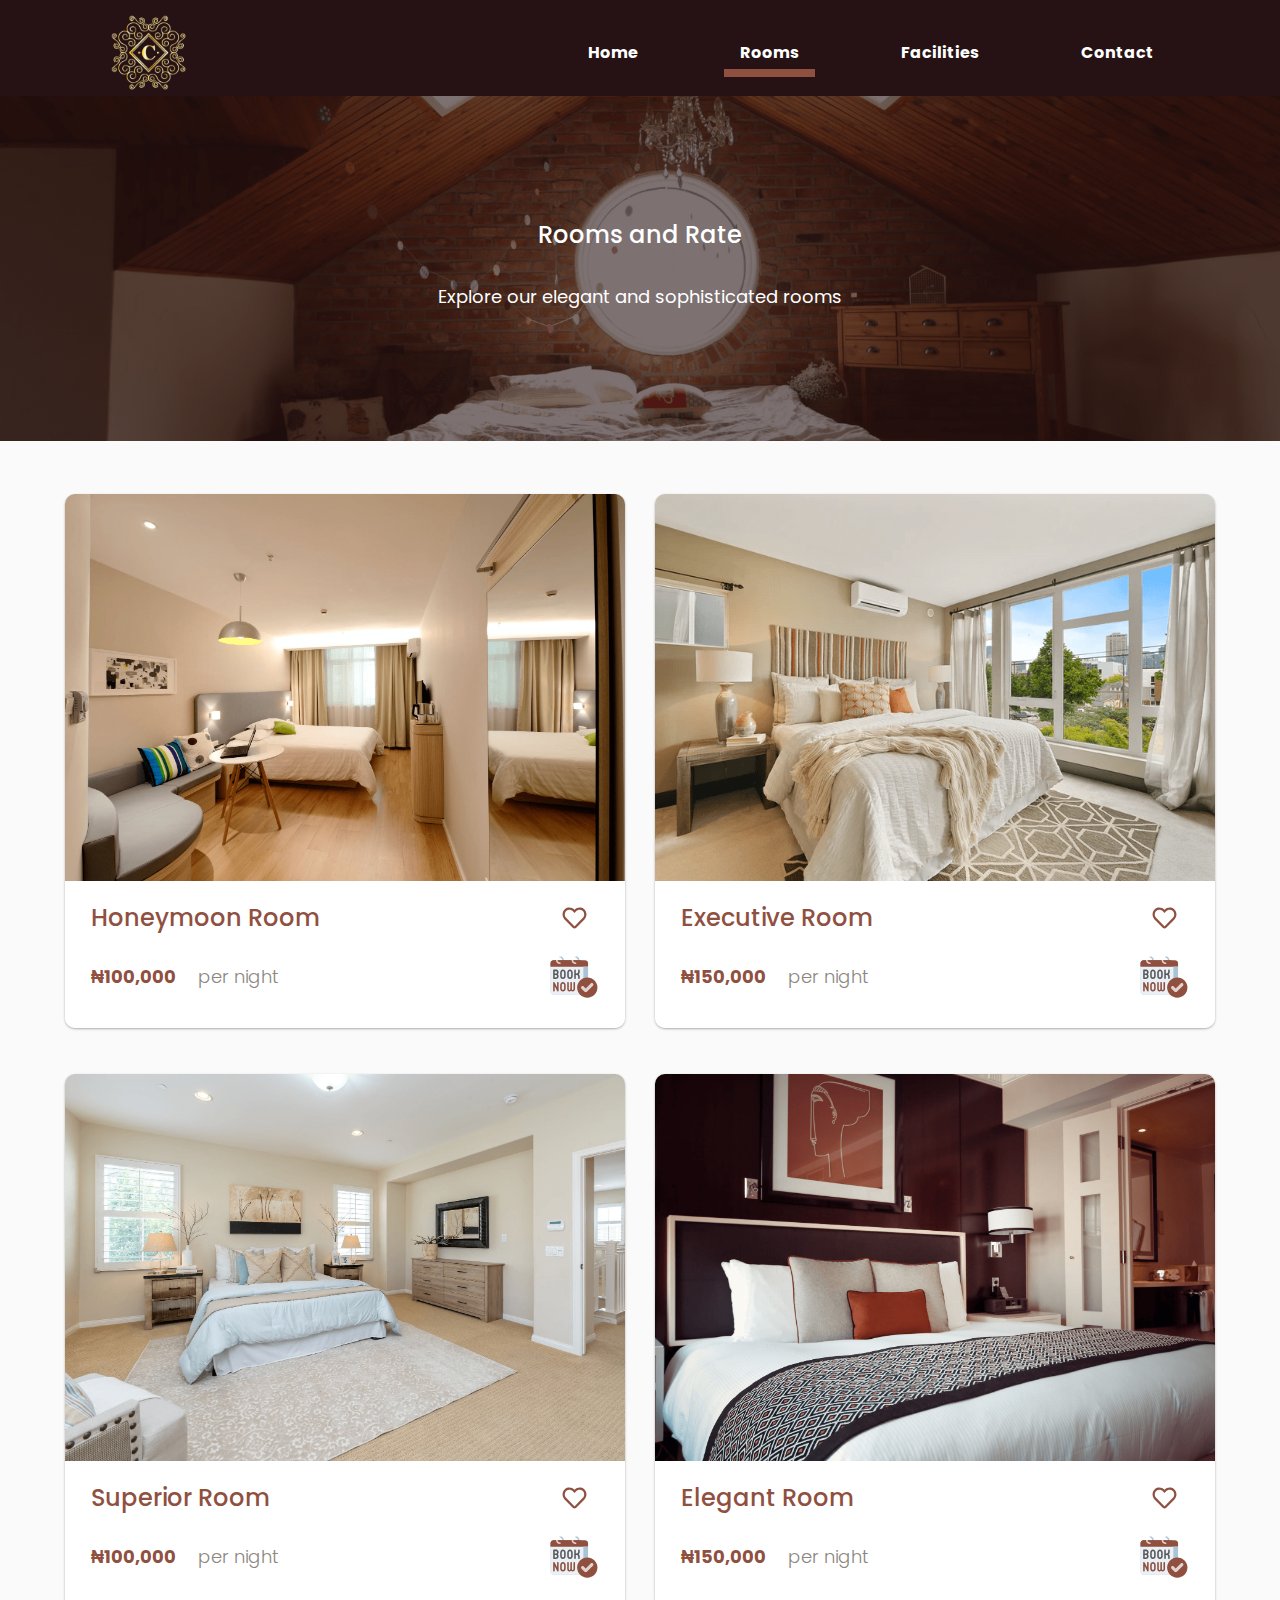
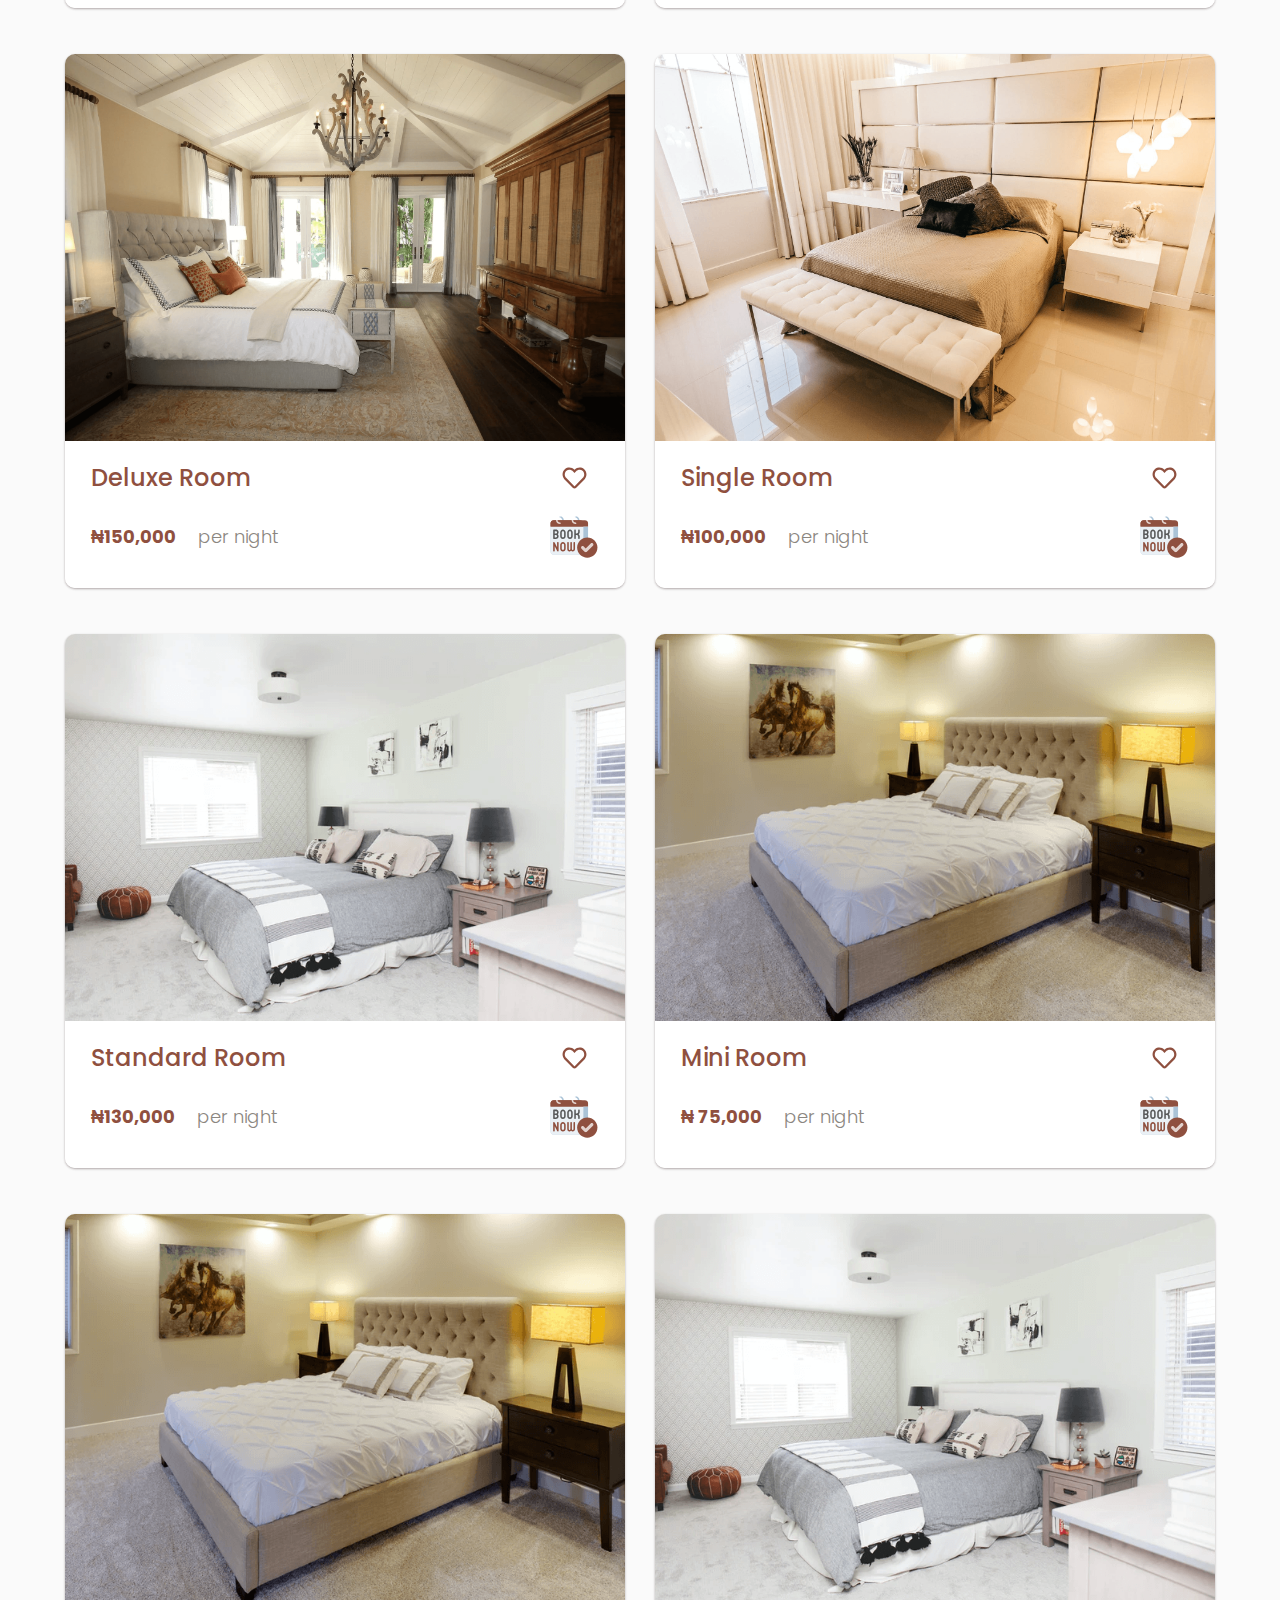
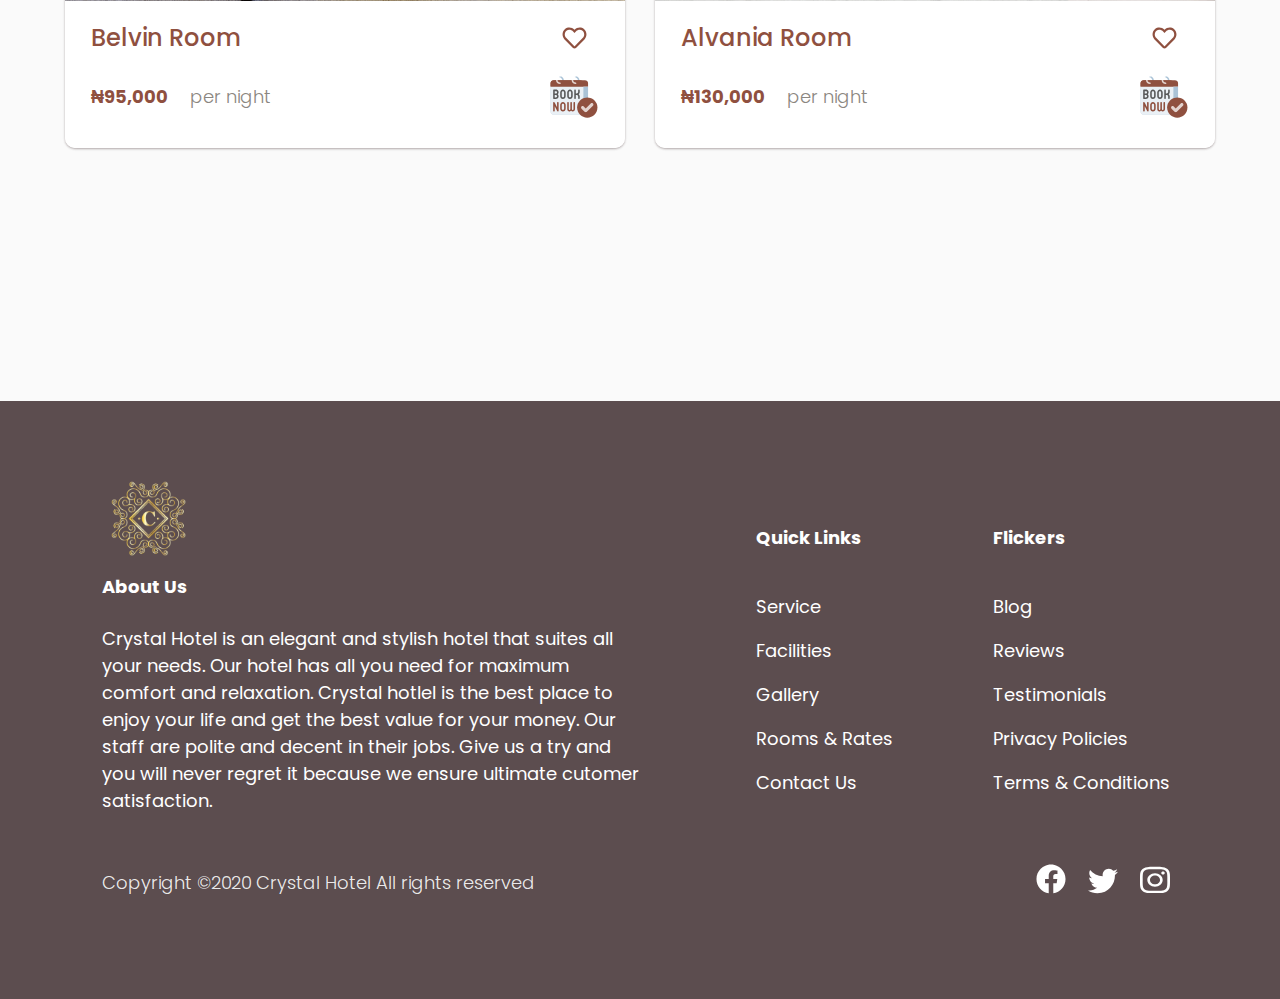
<file: rooms.html>
<html lang="en">
  <head>
    <meta charset="UTF-8" />
    <meta name="viewport" content="width=device-width, initial-scale=1.0" />
    <link rel="shortcut icon" href="images/logo.svg" type="image/x-icon" />
    <title>Rooms | Crystal Hotel</title>
    <link href="styles/header&footer.css" rel="stylesheet" />
    <link href="styles/rooms.css" rel="stylesheet" />
  </head>

  <body>
    <!-- Start of Desktop Navigation -->
    <header id="header">
      <section class="navigation-wrapper">
        <nav class="desktop-nav">
          <a href="./index.html">
            <img src="images/logo.svg" alt="nav-logo" />
          </a>

          <ul>
            <li>
              <a href="./index.html">Home <span></span></a>
            </li>
            <li>
              <a href="./rooms.html">Rooms <span class="active"></span></a>
            </li>
            <li>
              <a href="./facilities.html">Facilities <span></span></a>
            </li>
            <li>
              <a href="./contact.html">Contact <span></span></a>
            </li>
          </ul>

          <svg
            data-modal-target="#mobile-nav"
            id="open-nav"
            width="35"
            height="31"
            viewBox="0 0 35 31"
            fill="none"
            xmlns="http://www.w3.org/2000/svg"
          >
            <path
              d="M0 22.1429H35V17.7143H0V22.1429ZM0 31H35V26.5714H0V31ZM0 13.2857H35V8.85714H0V13.2857ZM0 0V4.42857H35V0H0Z"
              fill="white"
              fill-opacity="0.87"
            />
          </svg>
        </nav>
      </section>
    </header>
    <!-- End of Desktop Navigation -->

    <!-- Start of Mobile Navigation -->
    <section class="mobile-nav-wrapper modal" id="mobile-nav">
      <button data-close-button>&times;</button>
      <nav class="mobile-nav">
        <ul class="mobile-nav-links">
          <li><a href="./index.html">Home</a></li>
          <li><a href="./rooms.html">Rooms</a></li>
          <li><a href="./facilities.html">Facilities</a></li>
          <li><a href="./contact.html">Contact</a></li>
        </ul>
      </nav>
    </section>
    <!-- End of Mobile Nivagation -->
    <main role="main">
      <div class="jumbotron">
        <div class="overlay">
          <div class="container">
            <h1>
              Rooms and Rate
            </h1>
            <h2>
              Explore our elegant and sophisticated rooms
            </h2>
          </div>
        </div>
      </div>
      <section>
        <div class="rooms-grid">
          <div class="cards">
            <!-- Honeymoon Room -->
            <div class="card-container" id="honeymoon">
              <div class="card">
                <div class="card-image">
                  <img src="./images/honeymoon-room.png" alt="Honeymoon Room" />
                </div>
                <div class="content">
                  <div class="title">
                    <h1>
                      Honeymoon Room
                    </h1>
                    <svg
                      width="25"
                      height="23"
                      viewBox="0 0 25 23"
                      xmlns="http://www.w3.org/2000/svg"
                    >
                      <path
                        d="M22.3827 2.13974C19.5604 -0.233305 15.2001 0.12314 12.4999 2.87216C9.79969 0.12314 5.43934 -0.238188 2.61707 2.13974C-1.0548 5.23056 -0.517694 10.2696 2.09949 12.9405L10.6639 21.6661C11.1522 22.1642 11.8065 22.4425 12.4999 22.4425C13.1981 22.4425 13.8475 22.169 14.3358 21.671L22.9003 12.9454C25.5126 10.2745 26.0595 5.23545 22.3827 2.13974ZM21.2303 11.295L12.6659 20.0206C12.5487 20.1378 12.4511 20.1378 12.3339 20.0206L3.76941 11.295C1.98719 9.47861 1.62586 6.04111 4.12586 3.93662C6.02527 2.33994 8.95496 2.57919 10.7909 4.44931L12.4999 6.19248L14.2089 4.44931C16.0546 2.56943 18.9843 2.33994 20.8739 3.93173C23.369 6.03623 22.9979 9.49326 21.2303 11.295Z"
                      />
                    </svg>
                  </div>
                  <div class="details">
                    <span class="text">
                      <span class="price">
                        ₦100,000 &nbsp;
                      </span>
                      per night
                    </span>
                    <span class="book-now">
                      <a href="https://timbu.com/">
                        <img
                          src="./images/book-now-button.svg"
                          alt="Book now"
                        />
                      </a>
                    </span>
                  </div>
                </div>
              </div>
            </div>
            <!-- Executive Room -->
            <div class="card-container" id="executive">
              <div class="card">
                <div class="card-image">
                  <img src="./images/executive-room.png" alt="Executive Room" />
                </div>
                <div class="content">
                  <div class="title">
                    <h1>
                      Executive Room
                    </h1>
                    <svg
                      width="25"
                      height="23"
                      viewBox="0 0 25 23"
                      xmlns="http://www.w3.org/2000/svg"
                    >
                      <path
                        d="M22.3827 2.13974C19.5604 -0.233305 15.2001 0.12314 12.4999 2.87216C9.79969 0.12314 5.43934 -0.238188 2.61707 2.13974C-1.0548 5.23056 -0.517694 10.2696 2.09949 12.9405L10.6639 21.6661C11.1522 22.1642 11.8065 22.4425 12.4999 22.4425C13.1981 22.4425 13.8475 22.169 14.3358 21.671L22.9003 12.9454C25.5126 10.2745 26.0595 5.23545 22.3827 2.13974ZM21.2303 11.295L12.6659 20.0206C12.5487 20.1378 12.4511 20.1378 12.3339 20.0206L3.76941 11.295C1.98719 9.47861 1.62586 6.04111 4.12586 3.93662C6.02527 2.33994 8.95496 2.57919 10.7909 4.44931L12.4999 6.19248L14.2089 4.44931C16.0546 2.56943 18.9843 2.33994 20.8739 3.93173C23.369 6.03623 22.9979 9.49326 21.2303 11.295Z"
                      />
                    </svg>
                  </div>
                  <div class="details">
                    <span class="text">
                      <span class="price">
                        ₦150,000 &nbsp;
                      </span>
                      per night
                    </span>
                    <span class="book-now">
                      <a href="https://timbu.com/">
                        <img
                          src="./images/book-now-button.svg"
                          alt="Book now"
                        />
                      </a>
                    </span>
                  </div>
                </div>
              </div>
            </div>
            <!-- Superior Room -->
            <div class="card-container" id="superior">
              <div class="card">
                <div class="card-image">
                  <img src="./images/superior-room.png" alt="Superior Room" />
                </div>
                <div class="content">
                  <div class="title">
                    <h1>
                      Superior Room
                    </h1>
                    <svg
                      width="25"
                      height="23"
                      viewBox="0 0 25 23"
                      xmlns="http://www.w3.org/2000/svg"
                    >
                      <path
                        d="M22.3827 2.13974C19.5604 -0.233305 15.2001 0.12314 12.4999 2.87216C9.79969 0.12314 5.43934 -0.238188 2.61707 2.13974C-1.0548 5.23056 -0.517694 10.2696 2.09949 12.9405L10.6639 21.6661C11.1522 22.1642 11.8065 22.4425 12.4999 22.4425C13.1981 22.4425 13.8475 22.169 14.3358 21.671L22.9003 12.9454C25.5126 10.2745 26.0595 5.23545 22.3827 2.13974ZM21.2303 11.295L12.6659 20.0206C12.5487 20.1378 12.4511 20.1378 12.3339 20.0206L3.76941 11.295C1.98719 9.47861 1.62586 6.04111 4.12586 3.93662C6.02527 2.33994 8.95496 2.57919 10.7909 4.44931L12.4999 6.19248L14.2089 4.44931C16.0546 2.56943 18.9843 2.33994 20.8739 3.93173C23.369 6.03623 22.9979 9.49326 21.2303 11.295Z"
                      />
                    </svg>
                  </div>
                  <div class="details">
                    <span class="text">
                      <span class="price">
                        ₦100,000 &nbsp;
                      </span>
                      per night
                    </span>
                    <span class="book-now">
                      <a href="https://timbu.com/">
                        <img
                          src="./images/book-now-button.svg"
                          alt="Book now"
                        />
                      </a>
                    </span>
                  </div>
                </div>
              </div>
            </div>
            <!-- Elegant Room -->
            <div class="card-container" id="elegant">
              <div class="card">
                <div class="card-image">
                  <img src="./images/elegant-room.png" alt="Elegant Room" />
                </div>
                <div class="content">
                  <div class="title">
                    <h1>
                      Elegant Room
                    </h1>
                    <svg
                      width="25"
                      height="23"
                      viewBox="0 0 25 23"
                      xmlns="http://www.w3.org/2000/svg"
                    >
                      <path
                        d="M22.3827 2.13974C19.5604 -0.233305 15.2001 0.12314 12.4999 2.87216C9.79969 0.12314 5.43934 -0.238188 2.61707 2.13974C-1.0548 5.23056 -0.517694 10.2696 2.09949 12.9405L10.6639 21.6661C11.1522 22.1642 11.8065 22.4425 12.4999 22.4425C13.1981 22.4425 13.8475 22.169 14.3358 21.671L22.9003 12.9454C25.5126 10.2745 26.0595 5.23545 22.3827 2.13974ZM21.2303 11.295L12.6659 20.0206C12.5487 20.1378 12.4511 20.1378 12.3339 20.0206L3.76941 11.295C1.98719 9.47861 1.62586 6.04111 4.12586 3.93662C6.02527 2.33994 8.95496 2.57919 10.7909 4.44931L12.4999 6.19248L14.2089 4.44931C16.0546 2.56943 18.9843 2.33994 20.8739 3.93173C23.369 6.03623 22.9979 9.49326 21.2303 11.295Z"
                      />
                    </svg>
                  </div>
                  <div class="details">
                    <span class="text">
                      <span class="price">
                        ₦150,000 &nbsp;
                      </span>
                      per night
                    </span>
                    <span class="book-now">
                      <a href="https://timbu.com/">
                        <img
                          src="./images/book-now-button.svg"
                          alt="Book now"
                        />
                      </a>
                    </span>
                  </div>
                </div>
              </div>
            </div>
            <!-- Deluxe Room -->
            <div class="card-container" id="deluxe">
              <div class="card">
                <div class="card-image">
                  <img src="./images/deluxe-room.png" alt="Deluxe Room" />
                </div>
                <div class="content">
                  <div class="title">
                    <h1>
                      Deluxe Room
                    </h1>
                    <svg
                      width="25"
                      height="23"
                      viewBox="0 0 25 23"
                      xmlns="http://www.w3.org/2000/svg"
                    >
                      <path
                        d="M22.3827 2.13974C19.5604 -0.233305 15.2001 0.12314 12.4999 2.87216C9.79969 0.12314 5.43934 -0.238188 2.61707 2.13974C-1.0548 5.23056 -0.517694 10.2696 2.09949 12.9405L10.6639 21.6661C11.1522 22.1642 11.8065 22.4425 12.4999 22.4425C13.1981 22.4425 13.8475 22.169 14.3358 21.671L22.9003 12.9454C25.5126 10.2745 26.0595 5.23545 22.3827 2.13974ZM21.2303 11.295L12.6659 20.0206C12.5487 20.1378 12.4511 20.1378 12.3339 20.0206L3.76941 11.295C1.98719 9.47861 1.62586 6.04111 4.12586 3.93662C6.02527 2.33994 8.95496 2.57919 10.7909 4.44931L12.4999 6.19248L14.2089 4.44931C16.0546 2.56943 18.9843 2.33994 20.8739 3.93173C23.369 6.03623 22.9979 9.49326 21.2303 11.295Z"
                      />
                    </svg>
                  </div>
                  <div class="details">
                    <span class="text">
                      <span class="price">
                        ₦150,000 &nbsp;
                      </span>
                      per night
                    </span>
                    <span class="book-now">
                      <a href="https://timbu.com/">
                        <img
                          src="./images/book-now-button.svg"
                          alt="Book now"
                        />
                      </a>
                    </span>
                  </div>
                </div>
              </div>
            </div>
            <!-- Single Room-->
            <div class="card-container" id="single">
              <div class="card">
                <div class="card-image">
                  <img src="./images/single-room.png" alt="Single Room" />
                </div>
                <div class="content">
                  <div class="title">
                    <h1>
                      Single Room
                    </h1>
                    <svg
                      width="25"
                      height="23"
                      viewBox="0 0 25 23"
                      xmlns="http://www.w3.org/2000/svg"
                    >
                      <path
                        d="M22.3827 2.13974C19.5604 -0.233305 15.2001 0.12314 12.4999 2.87216C9.79969 0.12314 5.43934 -0.238188 2.61707 2.13974C-1.0548 5.23056 -0.517694 10.2696 2.09949 12.9405L10.6639 21.6661C11.1522 22.1642 11.8065 22.4425 12.4999 22.4425C13.1981 22.4425 13.8475 22.169 14.3358 21.671L22.9003 12.9454C25.5126 10.2745 26.0595 5.23545 22.3827 2.13974ZM21.2303 11.295L12.6659 20.0206C12.5487 20.1378 12.4511 20.1378 12.3339 20.0206L3.76941 11.295C1.98719 9.47861 1.62586 6.04111 4.12586 3.93662C6.02527 2.33994 8.95496 2.57919 10.7909 4.44931L12.4999 6.19248L14.2089 4.44931C16.0546 2.56943 18.9843 2.33994 20.8739 3.93173C23.369 6.03623 22.9979 9.49326 21.2303 11.295Z"
                      />
                    </svg>
                  </div>
                  <div class="details">
                    <span class="text">
                      <span class="price">
                        ₦100,000 &nbsp;
                      </span>
                      per night
                    </span>
                    <span class="book-now">
                      <a href="https://timbu.com/">
                        <img
                          src="./images/book-now-button.svg"
                          alt="Book now"
                        />
                      </a>
                    </span>
                  </div>
                </div>
              </div>
            </div>
            <!--  Standard Room -->
            <div class="card-container" id="standard">
              <div class="card">
                <div class="card-image">
                  <img src="./images/standard-room.png" alt="Standard Room" />
                </div>
                <div class="content">
                  <div class="title">
                    <h1>
                      Standard Room
                    </h1>
                    <svg
                      width="25"
                      height="23"
                      viewBox="0 0 25 23"
                      xmlns="http://www.w3.org/2000/svg"
                    >
                      <path
                        d="M22.3827 2.13974C19.5604 -0.233305 15.2001 0.12314 12.4999 2.87216C9.79969 0.12314 5.43934 -0.238188 2.61707 2.13974C-1.0548 5.23056 -0.517694 10.2696 2.09949 12.9405L10.6639 21.6661C11.1522 22.1642 11.8065 22.4425 12.4999 22.4425C13.1981 22.4425 13.8475 22.169 14.3358 21.671L22.9003 12.9454C25.5126 10.2745 26.0595 5.23545 22.3827 2.13974ZM21.2303 11.295L12.6659 20.0206C12.5487 20.1378 12.4511 20.1378 12.3339 20.0206L3.76941 11.295C1.98719 9.47861 1.62586 6.04111 4.12586 3.93662C6.02527 2.33994 8.95496 2.57919 10.7909 4.44931L12.4999 6.19248L14.2089 4.44931C16.0546 2.56943 18.9843 2.33994 20.8739 3.93173C23.369 6.03623 22.9979 9.49326 21.2303 11.295Z"
                      />
                    </svg>
                  </div>
                  <div class="details">
                    <span class="text">
                      <span class="price">
                        ₦130,000 &nbsp;
                      </span>
                      per night
                    </span>
                    <span class="book-now">
                      <a href="https://timbu.com/">
                        <img
                          src="./images/book-now-button.svg"
                          alt="Book now"
                        />
                      </a>
                    </span>
                  </div>
                </div>
              </div>
            </div>
            <!-- Mini ROOM -->
            <div class="card-container" id="mini">
              <div class="card">
                <div class="card-image">
                  <img src="./images/mini-room.png" alt="Mini Room" />
                </div>
                <div class="content">
                  <div class="title">
                    <h1>
                      Mini Room
                    </h1>
                    <svg
                      width="25"
                      height="23"
                      viewBox="0 0 25 23"
                      xmlns="http://www.w3.org/2000/svg"
                    >
                      <path
                        d="M22.3827 2.13974C19.5604 -0.233305 15.2001 0.12314 12.4999 2.87216C9.79969 0.12314 5.43934 -0.238188 2.61707 2.13974C-1.0548 5.23056 -0.517694 10.2696 2.09949 12.9405L10.6639 21.6661C11.1522 22.1642 11.8065 22.4425 12.4999 22.4425C13.1981 22.4425 13.8475 22.169 14.3358 21.671L22.9003 12.9454C25.5126 10.2745 26.0595 5.23545 22.3827 2.13974ZM21.2303 11.295L12.6659 20.0206C12.5487 20.1378 12.4511 20.1378 12.3339 20.0206L3.76941 11.295C1.98719 9.47861 1.62586 6.04111 4.12586 3.93662C6.02527 2.33994 8.95496 2.57919 10.7909 4.44931L12.4999 6.19248L14.2089 4.44931C16.0546 2.56943 18.9843 2.33994 20.8739 3.93173C23.369 6.03623 22.9979 9.49326 21.2303 11.295Z"
                      />
                    </svg>
                  </div>
                  <div class="details">
                    <span class="text">
                      <span class="price">
                        ₦ 75,000 &nbsp;
                      </span>
                      per night
                    </span>
                    <span class="book-now">
                      <a href="https://timbu.com/">
                        <img
                          src="./images/book-now-button.svg"
                          alt="Book now"
                        />
                      </a>
                    </span>
                  </div>
                </div>
              </div>
            </div>
            <!-- Belvin Room -->
            <div class="card-container" id="belvin">
              <div class="card">
                <div class="card-image">
                  <img src="./images/mini-room.png" alt="Belvin Room" />
                </div>
                <div class="content">
                  <div class="title">
                    <h1>
                      Belvin Room
                    </h1>
                    <svg
                      width="25"
                      height="23"
                      viewBox="0 0 25 23"
                      xmlns="http://www.w3.org/2000/svg"
                    >
                      <path
                        d="M22.3827 2.13974C19.5604 -0.233305 15.2001 0.12314 12.4999 2.87216C9.79969 0.12314 5.43934 -0.238188 2.61707 2.13974C-1.0548 5.23056 -0.517694 10.2696 2.09949 12.9405L10.6639 21.6661C11.1522 22.1642 11.8065 22.4425 12.4999 22.4425C13.1981 22.4425 13.8475 22.169 14.3358 21.671L22.9003 12.9454C25.5126 10.2745 26.0595 5.23545 22.3827 2.13974ZM21.2303 11.295L12.6659 20.0206C12.5487 20.1378 12.4511 20.1378 12.3339 20.0206L3.76941 11.295C1.98719 9.47861 1.62586 6.04111 4.12586 3.93662C6.02527 2.33994 8.95496 2.57919 10.7909 4.44931L12.4999 6.19248L14.2089 4.44931C16.0546 2.56943 18.9843 2.33994 20.8739 3.93173C23.369 6.03623 22.9979 9.49326 21.2303 11.295Z"
                      />
                    </svg>
                  </div>
                  <div class="details">
                    <span class="text">
                      <span class="price">
                        ₦95,000 &nbsp;
                      </span>
                      per night
                    </span>
                    <span class="book-now">
                      <a href="https://timbu.com/">
                        <img
                          src="./images/book-now-button.svg"
                          alt="Book now"
                        />
                      </a>
                    </span>
                  </div>
                </div>
              </div>
            </div>
            <!--  Alvania -->
            <div class="card-container" id="alvania">
              <div class="card">
                <div class="card-image">
                  <img src="./images/standard-room.png" alt="Alvania Room" />
                </div>
                <div class="content">
                  <div class="title">
                    <h1>
                      Alvania Room
                    </h1>
                    <svg
                      width="25"
                      height="23"
                      viewBox="0 0 25 23"
                      xmlns="http://www.w3.org/2000/svg"
                    >
                      <path
                        d="M22.3827 2.13974C19.5604 -0.233305 15.2001 0.12314 12.4999 2.87216C9.79969 0.12314 5.43934 -0.238188 2.61707 2.13974C-1.0548 5.23056 -0.517694 10.2696 2.09949 12.9405L10.6639 21.6661C11.1522 22.1642 11.8065 22.4425 12.4999 22.4425C13.1981 22.4425 13.8475 22.169 14.3358 21.671L22.9003 12.9454C25.5126 10.2745 26.0595 5.23545 22.3827 2.13974ZM21.2303 11.295L12.6659 20.0206C12.5487 20.1378 12.4511 20.1378 12.3339 20.0206L3.76941 11.295C1.98719 9.47861 1.62586 6.04111 4.12586 3.93662C6.02527 2.33994 8.95496 2.57919 10.7909 4.44931L12.4999 6.19248L14.2089 4.44931C16.0546 2.56943 18.9843 2.33994 20.8739 3.93173C23.369 6.03623 22.9979 9.49326 21.2303 11.295Z"
                      />
                    </svg>
                  </div>
                  <div class="details">
                    <span class="text">
                      <span class="price">
                        ₦130,000 &nbsp;
                      </span>
                      per night
                    </span>
                    <span class="book-now">
                      <a href="https://timbu.com/">
                        <img
                          src="./images/book-now-button.svg"
                          alt="Book now"
                        />
                      </a>
                    </span>
                  </div>
                </div>
              </div>
            </div>
          </div>
        </div>
      </section>
    </main>
    <!-- Start of Footer -->
    <footer>
      <section class="footer-wrapper">
        <div class="top-contents">
          <div class="about-us">
            <a href="https://timbu.com/">
              <img src="images/logo.svg" alt="footer-logo" />
            </a>

            <h3>About Us</h3>

            <p class="about-text">
              Crystal Hotel is an elegant and stylish hotel that suites all your
              needs. Our hotel has all you need for maximum comfort and
              relaxation. Crystal hotlel is the best place to enjoy your life
              and get the best value for your money. Our staff are polite and
              decent in their jobs. Give us a try and you will never regret it
              because we ensure ultimate cutomer satisfaction.
            </p>
          </div>

          <div class="links-wrapper">
            <div class="quick-links">
              <h3>Quick Links</h3>
              <ul>
                <li><a href="https://timbu.com/">Service</a></li>
                <li><a href="https://timbu.com/">Facilities</a></li>
                <li><a href="https://timbu.com/">Gallery</a></li>
                <li><a href="https://timbu.com/">Rooms & Rates</a></li>
                <li><a href="https://timbu.com/">Contact Us</a></li>
              </ul>
            </div>

            <div class="flickers">
              <h3>Flickers</h3>
              <ul class="flikers-links">
                <li><a href="https://timbu.com/">Blog</a></li>
                <li><a href="https://timbu.com/">Reviews</a></li>
                <li><a href="https://timbu.com/">Testimonials</a></li>
                <li><a href="https://timbu.com/">Privacy Policies</a></li>
                <li><a href="https://timbu.com/">Terms & Conditions</a></li>
              </ul>
            </div>
          </div>
        </div>

        <div class="social-links">
          <p class="copyright">
            Copyright &copy;2020 Crystal Hotel All rights reserved
          </p>

          <ul class="social-icons">
            <li>
              <a href="https://timbu.com/"
                ><img src="./images/icons/facebook-icon.svg"
              /></a>
            </li>
            <li>
              <a href="https://timbu.com/"
                ><img src="./images/icons/twitter-icon.svg"
              /></a>
            </li>
            <li>
              <a href="https://timbu.com/"
                ><img src="./images/icons/instagram-icon.svg"
              /></a>
            </li>
          </ul>
        </div>
      </section>
    </footer>
    <!-- End of Footer -->

    <script src="scripts/main.js"></script>
    <script src="scripts/rooms.js"></script>
  </body>
</html>
</file>
<file: styles/header&footer.css>
@import url("https://fonts.googleapis.com/css2?family=Poppins:ital,wght@0,100;0,200;0,300;0,400;0,500;0,600;0,700;0,800;0,900;1,100;1,200;1,300;1,400;1,500;1,600;1,700;1,800;1,900&display=swap");
* {
  margin: 0;
  padding: 0;
  font-family: 'Poppins', sans-serif;
}

a {
  text-decoration: none;
  color: #FFFFFF;
}

ul {
  list-style-type: none;
}

.fix-scroll {
  position: fixed;
  top: 0;
  width: 100%;
}

header {
  background: #261214;
  padding-top: 9px;
  z-index: 1000;
}

header .navigation-wrapper {
  max-width: 1400px;
  margin: auto;
}

header .navigation-wrapper .desktop-nav {
  display: -webkit-box;
  display: -ms-flexbox;
  display: flex;
  -webkit-box-pack: justify;
      -ms-flex-pack: justify;
          justify-content: space-between;
  padding: 0 6.875rem 0 6.4rem;
  -webkit-box-align: center;
      -ms-flex-align: center;
          align-items: center;
}

@media screen and (max-width: 1200px) {
  header .navigation-wrapper .desktop-nav {
    padding: 0 3rem 0 3rem;
  }
}

@media screen and (max-width: 530px) {
  header .navigation-wrapper .desktop-nav {
    padding: 0 1.5rem 0 1.5rem;
  }
}

@media screen and (max-width: 900px) {
  header .navigation-wrapper .desktop-nav ul {
    display: none;
  }
  header .navigation-wrapper .desktop-nav svg {
    display: block;
  }
}

header .navigation-wrapper .desktop-nav ul li {
  display: inline-block;
  margin-right: 4.13rem;
}

header .navigation-wrapper .desktop-nav ul li a {
  position: relative;
  display: inline-block;
  font-weight: bold;
  font-size: 1.125reem;
  line-height: 27px;
  padding: .7rem 1rem;
}

header .navigation-wrapper .desktop-nav ul li a span {
  position: absolute;
  width: 0;
  height: 8px;
  background-color: #8F503F;
  left: 0;
  bottom: 0;
  -webkit-transition: width .5s;
  transition: width .5s;
}

header .navigation-wrapper .desktop-nav ul li a:hover span,
header .navigation-wrapper .desktop-nav ul li a .active {
  width: 100%;
}

header .navigation-wrapper .desktop-nav ul li:last-child {
  margin-right: 0;
}

@media screen and (min-width: 900px) {
  header .navigation-wrapper .desktop-nav svg {
    display: none;
  }
}

.mobile-nav-wrapper {
  position: fixed;
  top: 0;
  right: 0;
  bottom: 0;
  z-index: 2000;
  padding-top: 50px;
  background: #261214;
  width: 300px;
  -webkit-transform: translateX(300px);
          transform: translateX(300px);
  -webkit-transition: 500ms all ease-in-out;
  transition: 500ms all ease-in-out;
}

.mobile-nav-wrapper li {
  margin-bottom: 1rem;
}

.mobile-nav-wrapper button {
  position: absolute;
  top: 0.3rem;
  right: 2rem;
  outline: none;
  border: none;
  background: none;
  font-size: 2.5rem;
  font-weight: bold;
  cursor: pointer;
  color: white;
}

.mobile-nav-wrapper a {
  display: block;
  padding: 1rem 2rem;
  color: #FFFFFF;
  font-size: 1.125rem;
  font-weight: bold;
  line-height: 23px;
}

.mobile-nav-wrapper a:hover {
  background: #8F503F;
  color: #FFFFFF;
}

.mobile-nav-wrapper.active {
  -webkit-transform: translateX(0);
          transform: translateX(0);
}

footer {
  background-color: rgba(38, 18, 20, 0.75);
  color: white;
  padding: 74px 0 98px;
}

@media screen and (max-width: 1075px) {
  footer {
    padding-bottom: 30px;
  }
}

footer .footer-wrapper {
  max-width: 1440px;
  padding: 0 6.875rem 0 6.4rem;
}

@media screen and (max-width: 1200px) {
  footer .footer-wrapper {
    padding: 0 3rem 0 3rem;
  }
}

@media screen and (max-width: 530px) {
  footer .footer-wrapper {
    padding: 0 1.5rem 0 1.5rem;
  }
}

footer .footer-wrapper .top-contents {
  display: -webkit-box;
  display: -ms-flexbox;
  display: flex;
  -webkit-box-pack: justify;
      -ms-flex-pack: justify;
          justify-content: space-between;
}

@media screen and (max-width: 1075px) {
  footer .footer-wrapper .top-contents {
    -webkit-box-orient: vertical;
    -webkit-box-direction: normal;
        -ms-flex-direction: column;
            flex-direction: column;
    -webkit-box-align: center;
        -ms-flex-align: center;
            align-items: center;
  }
  footer .footer-wrapper .top-contents .about-us {
    text-align: center;
  }
}

footer .footer-wrapper .links-wrapper {
  display: -webkit-box;
  display: -ms-flexbox;
  display: flex;
}

footer .footer-wrapper .links-wrapper .quick-links {
  margin-right: 100px;
}

@media screen and (max-width: 1075px) {
  footer .footer-wrapper .links-wrapper {
    min-width: 100%;
    -webkit-box-pack: justify;
        -ms-flex-pack: justify;
            justify-content: space-between;
    -webkit-box-flex: 1;
        -ms-flex: 1;
            flex: 1;
  }
  footer .footer-wrapper .links-wrapper .quick-links {
    -webkit-box-flex: 1;
        -ms-flex: 1;
            flex: 1;
    margin-right: 0;
  }
  footer .footer-wrapper .links-wrapper .flickers {
    text-align: right;
    -webkit-box-flex: 1;
        -ms-flex: 1;
            flex: 1;
  }
}

@media screen and (max-width: 631px) {
  footer .footer-wrapper .links-wrapper {
    min-width: 100%;
  }
}

@media screen and (max-width: 426px) {
  footer .footer-wrapper .links-wrapper {
    -webkit-box-orient: vertical;
    -webkit-box-direction: normal;
        -ms-flex-direction: column;
            flex-direction: column;
  }
  footer .footer-wrapper .links-wrapper .quick-links,
  footer .footer-wrapper .links-wrapper .flickers {
    text-align: center;
  }
}

footer .footer-wrapper h3 {
  font-weight: bold;
  font-size: 1.125rem;
  line-height: 27px;
  margin-bottom: 25px;
}

footer .footer-wrapper .about-us {
  max-width: 543px;
}

@media screen and (max-width: 1075px) {
  footer .footer-wrapper .about-us {
    max-width: 100%;
  }
}

footer .footer-wrapper .about-us a {
  display: inline-block;
  margin-bottom: 11px;
}

footer .footer-wrapper .about-us .about-text {
  font-weight: normal;
  font-size: 1.125rem;
  line-height: 27px;
}

footer .footer-wrapper .quick-links,
footer .footer-wrapper .flickers {
  padding-top: 49px;
}

footer .footer-wrapper .quick-links h3,
footer .footer-wrapper .flickers h3 {
  margin-bottom: 42px;
}

footer .footer-wrapper .quick-links li,
footer .footer-wrapper .flickers li {
  margin-bottom: 17px;
}

footer .footer-wrapper .quick-links li a,
footer .footer-wrapper .flickers li a {
  font-size: 1.125rem;
  line-height: 27px;
}

footer .footer-wrapper .social-links {
  margin-top: 50px;
  display: -webkit-box;
  display: -ms-flexbox;
  display: flex;
  -webkit-box-pack: justify;
      -ms-flex-pack: justify;
          justify-content: space-between;
  -webkit-box-align: center;
      -ms-flex-align: center;
          align-items: center;
}

@media screen and (max-width: 717px) {
  footer .footer-wrapper .social-links {
    -webkit-box-orient: vertical;
    -webkit-box-direction: normal;
        -ms-flex-direction: column;
            flex-direction: column;
    -webkit-box-pack: center;
        -ms-flex-pack: center;
            justify-content: center;
  }
  footer .footer-wrapper .social-links p {
    text-align: center;
  }
  footer .footer-wrapper .social-links .social-icons {
    margin-top: 1rem;
  }
}

footer .footer-wrapper .social-links p {
  font-weight: 300;
  font-size: 1.125rem;
  line-height: 27px;
  color: rgba(255, 255, 255, 0.9);
}

footer .footer-wrapper .social-links .social-icons li {
  display: inline-block;
  margin-right: 1.125rem;
}

footer .footer-wrapper .social-links li:last-child {
  margin-right: 0;
}
/*# sourceMappingURL=header&footer.css.map */
</file>
<file: styles/index.css>
@charset "UTF-8";
@import url("https://fonts.googleapis.com/css2?family=Fira+Sans&display=swap");
@import url("https://fonts.googleapis.com/css?family=Rubik&display=swap");

html,
body{
	text-rendering: auto;
    text-size-adjust: 100%;
	box-sizing: border-box;
	overflow-x: hidden;
	z-index: 2222;
}

body {
	min-width: 100vw;
	width: 100%;
	min-height: 100vh;
	max-height: 100%;
	position: relative;
	scroll-behavior: smooth;
	background-color: #f8f8f8;
	font-family: "Fira Sans", sans-serif;
    -webkit-font-smoothing: antialiased;
    margin: 0;
    padding: 0;
}

*,
::after,
::before{
	box-sizing: inherit;
	-webkit-font-smoothing: antialiased;
    -moz-font-smoothing: antialiased;
}

.container {
	width: 100%;
}
.head{
	width: 80%;
	position: relative;
	top: 100px;
	color: #fff;
	z-index: 999;
	text-align: center;
	justify-content: center;
	margin: 0 auto;
}
.head > h1{
	font-size: 60px;
	line-height: 1.7;
}
.head > p{
	font-size: 18px;
}
.head > button.btn{
	background: #850519;
	color: #fff;
	width: 250px;
	padding: 15px 10px;
	margin-top: 25px;
	border: none;
	font-size: 18px;
}

@media screen and (max-width: 600px){
	.head{
		width: 95%;
		top: 80px;
	}
	.head > h1{
		font-size: 40px;
		line-height: 1.2;
	}
}
/* Start of our value */
.our-value{
	text-align: center;
	padding-top: 100px;
}
.our-value > h1{
	font-size: 40px;
	color: #99092d;
}
.our-value-card{
	display: -ms-grid;
	display: grid;
	/* -ms-grid-columns: (1fr) [2]; */
	grid-template-columns: repeat(3, 1fr);
	justify-content: space-between;
	grid-gap: 20px;
	padding-top: 50px;
}
.value-card{
	background: #FFFFFF;
	border: 1px solid #F1F4FA;
	text-align: center;
	padding: 40px 20px;
}
.value-card:hover{
	transform: scale(1.05);
	transition: all 1s ease-in-out;
	box-shadow: 1px 1px 5px rgba(0, 0, 0, .1);
}
.value-card > p{
	margin-top: 25px;
	font-size: 16px;
	color: #5F6368;
	line-height: 1.5;
}
.value-num{
	font-size: 60px;
	color: #99092d;
}
.value-header{
	font-size: 30px;
	font-weight: 100;
	margin-top: 20px;
	color: #3c4044;
}
.value-header:hover{
	color: #e41749;
}
.column{
	max-width: 93%;
	margin: 0 auto;
}

@media screen and (max-width: 900px){
	.our-value-card{
		grid-template-columns: repeat(2, 1fr);
	}
}
@media screen and (max-width: 600px){
	.our-value-card{
		grid-template-columns: 1fr;
	}
}
/* End of our value */
/*Start Top Slideshow */
.slideshow-container {
	width: 100%;
	height: 77%;
	position: relative;
	margin-top: 90px;
}

@media screen and (max-width: 380px){
	.slideshow-container {
		height: 80vh !important;
	}
}

.slideshow-container::before {
	content: "";
	position: absolute;
	top: 0;
	left: 0;
	height: 100%;
	width: 100%;
	background-color: #26121460;
	z-index: 1;
}

.slideshow-container > *:not(img) {
	z-index: 2;
}

.slideshow-container > section.heading {
	position: absolute;
	top: 50%;
	left: 6.9rem;
	transform: translateY(-50%);
	height: 100%;
	display: flex;
	flex-direction: column;
	justify-content: center;
	align-items: flex-start;
}

.slideshow-container > section > p {
	color: white;
	font-size: 18px;
	font-weight: 500;
}

.slideshow-container > section > h1 {
	color: white;
	font-size: 48px;
	margin: /* 0.5rem */ 0;
}

.slideshow-container > section > a.btn {
	color: white;
	font-size: 18px;
	font-weight: 500;
	padding: 1rem 3rem;
	background-color: #8f503f;
	margin-top: 2rem;
	cursor: pointer;
}

.slideshow-container img {
	position: absolute;
	top: 0;
	left: 0;
	height: 100%;
	width: 100%;
	object-fit: cover;
	/* size: 100% contain; */
}
/* Hide the images by default */
.mySlides:not(:first-of-type) {
	display: none;
}

/* The dots/bullets/indicators */
.topDots {
	position: absolute;
	bottom: 1rem;
	left: 50%;
	transform: translateX(-50%);
}

.topDot {
	cursor: pointer;
	height: 15px;
	width: 15px;
	margin: 0 5px;
	background-color: #bbb;
	border: 1px solid #8f503f;
	border-radius: 50%;
	display: inline-block;
	transition: background-color 0.5s ease-in-out;
}

.active,
.topDot:hover {
	background-color: #261214;
}

/* Fading animation */
.fade {
	-webkit-animation-name: fade1;
	-webkit-animation-duration: 0.02s;
	animation-name: fade1;
	animation-duration: 0.02s;
}

@-webkit-keyframes fade1 {
	from {
		opacity: 0.4;
	}
	to {
		opacity: 1;
	}
}

@keyframes fade1 {
	from {
		opacity: 0.4;
	}
	to {
		opacity: 1;
	}
}

@media screen and (max-width: 1200px) {
	.slideshow-container > section.heading {
		left: 3.5rem;
	}
}

@media screen and (max-width: 530px) {
	.slideshow-container > section.heading {
		left: 2rem;
	}
}

@media screen and (max-width: 400px) {
	.slideshow-container {
		height: 60%;
	}

	.slideshow-container > section > h1 {
		font-size: 2rem;
	}

	.slideshow-container > section > p,
	.slideshow-container > section > a.btn {
		font-size: 1rem;
	}
}

/* End Top SlideShow */

/* Hospitality Section */
.hospitality-section-wrapper {
	width: 100%;
	height: 652px;
	background-image: linear-gradient(rgba(190, 172, 172, 0.4), rgba(238, 238, 238, 0.8)), url("../img/fingers.jpg");
		/* rgb(0, 0, 0, 0.5); */
	background-size: cover;
	display: -webkit-box;
	display: -ms-flexbox;
	display: flex;
	-webkit-box-pack: center;
	-ms-flex-pack: center;
	justify-content: center;
	margin-top: 100px;
	margin-bottom: 100px;
	padding-top: 77px;
	position: sticky;
}

.hospitality-section-wrapper .hospitality-section-contents {
	/* max-width: 530px; */
	padding: 4rem 3rem;
	text-align: center;
	color: #3c4044;
}

.hospitality-section-wrapper .hospitality-section-contents h3 {
	font-size: 2.725rem;
	font-weight: 600;
	line-height: 1.7;
}

.hospitality-section-wrapper .hospitality-section-contents p {
	font-weight: 500;
	font-size: 3.425rem;
	font-weight: lighter;
}

.hospitality-section-wrapper .hospitality-section-contents button{
	background-color: #28c7fa;
	color: #fff;
	width: 200px;
	padding: 15px;
	font-size: 20px;
	margin-top: 50px;
	border-radius: 2px;
	border: none;
	outline: none;
}
.hospitality-section-wrapper .hospitality-section-contents button:hover{
	background-color: #b4f1f1;
	transition: all 1s ease-in-out;
}

@media screen and (max-width: 600px){
	.hospitality-section-wrapper{
		height: 100%;
	}
	.hospitality-section-wrapper .hospitality-section-contents h3 {
		font-size: 25px;
	}
	.hospitality-section-wrapper .hospitality-section-contents p {
		font-size: 45px;
		padding: 20px 0;
	}
	.hospitality-section-wrapper .hospitality-section-contents {
		padding: 4rem 10px;
	}
}
/* End of Hospitality Section */

/* start of area practice */

.area-practice-cards{
	display: -ms-grid;
	display: grid;
	-ms-grid-columns: (1fr) /* [2] */;
	grid-template-columns: repeat(3, 1fr);
	grid-gap: 20px;
	padding-top: 50px;
}
.area-practice{
	text-align: center;
}
.area-practice button{
	background-color: #99092d;
	padding: 14.54px 20px;
	margin: 77px 0;
	border: none;
	border-radius: 5px;
	font-size: 20px;
	color: #fff;
}
.area-practice button:hover{
	background-color: #5F6368;
	transition: all 1s ease-in-out;
}
.area-practice .area-practice-content{
	text-align: center;
}
.area-practice .area-practice-content p{
	font-size: 50px;
	color: #e41749;
}
.area-practice .area-practice-content h1{
	color: #3c4044;
}
.area-practice-cards .practice-cards{
	background: #FFFFFF;
	border: 1px solid #F1F4FA;
	text-align: start;
	padding: 20px 40px;
}
.area-practice-cards .practice-cards:hover{
	transform: scale(1.05);
	transition: all 1s ease-in-out;
	box-shadow: 1px 1px 5px rgba(0, 0, 0, .1);
}
.area-practice-cards .practice-cards > p{
	margin-top: 25px;
	font-size: 16px;
	color: #5F6368;
	line-height: 1.5;
}

@media screen and (max-width: 900px){
	.area-practice-cards{
		grid-template-columns: repeat(2, 1fr);
	}
}
@media screen and (max-width: 600px){
	.area-practice-cards{
		grid-template-columns: 1fr;
	}
}
/* ens of ared practice */

/* Start of case tracks */
.case-tracks{
	height: 652px;
	background-image: -moz-linear-gradient(rgba(190, 172, 172, 0.4), rgba(139, 64, 64, 0.8)), url('../img/justitia-2723660_1920.jpg');
	background-image: linear-gradient(rgba(190, 172, 172, 0.4), rgba(139, 64, 64, 0.8)), url('../img/justitia-2723660_1920.jpg');
	background-repeat: no-repeat;
	background-size: cover;
	background-position: center;
	text-align: center;
	justify-content: center;
	justify-self: center;
	align-self: center;
	color: #F1F4FA;
	padding-top: 100px;
}
.case-tracks-content > h1{
	font-size: 30px;
	font-weight: 600;
}
.case-tracks-content > p{
	font-size: 50px;
	font-weight: 600;
}

.case-track-wrapper{
	width: max-content;
	margin: 0 auto;
	display: -webkit-flex;
	display: -moz-grid;
	display: flex;
	display: grid;
	grid-template-columns: repeat(4, 1fr);
	justify-content: space-between;
	grid-column-gap: 70px;
	padding-top: 70px;
}
.case-track-wrapper .tracks-content .tracks-num{
	width: 180px;
	height: 180px;
	padding-top: 70px;
	border: 2px solid #99092d;
	border-radius: 60%;
	font-size: 40px;
}
.case-track-wrapper .tracks-content .tracks-name{
	font-size: 16px;
	padding-top: 20px;
}

@media screen and (max-width: 1013px){
	.case-tracks{
		height: 100%;
	}
	.case-track-wrapper{
		/* grid-template-columns: repeat(2, 1fr);
		-ms-grid-row-align: start;
		grid-row-gap: 70px; */
		display: none;
	}
}
/* End of case tracks */

/* Start of our team */
.our-team{
	text-align: center;
	justify-content: center;
	align-content: center;
	margin: 100px 0;
}
.our-team p{
	font-size: 50px;
	color: #e41749;
}
.our-team .our-team-content{
	display: -moz-grid;
	display: grid;
	grid-template-columns: repeat(3, 1fr);
	justify-content: space-between;
	grid-gap: 20px;
	margin: 50px 0;
}

.our-team .our-team-content .team-member img{
	width: 100%;
	height: 400px;
	padding-bottom: 20px;
	background-position: center;
	background-size: cover;
	background-repeat: no-repeat;
}
.our-team .our-team-content .team-member h1{
	color: #3c4044;
	font-size: 30px;
	font-weight: 700;
}
.our-team .our-team-content .team-member p{
	padding-top: 10px;
	font-size: 17px;
	color: #8b8680;
	line-height: 1.3;
	font-weight: lighter;
}

@media screen and (max-width: 900px){
	.our-team .our-team-content{
		grid-template-columns: repeat(2, 1fr);
	}
}
@media screen and (max-width: 600px){
	.our-team .our-team-content{
		grid-template-columns: 1fr;
	}
}
/* End of our team */

/* Testimonial Section */
.tes-ind {
	padding: 10px 0;
	background-color: #fafafa;
	text-align: center;
}

.tes-ind_item {
	cursor: pointer;
	width: 15px;
	height: 15px;
	border-radius: 50%;
	background-color: transparent;
	border: 1px solid #000;
	margin: 0 5px;
	display: inline-block;
}

#testimonial {
	background: url("../images/testimonial.png");
	height: 493px;
	color: #ffffff;
	display: flex;
	align-items: center;
}

#testimonial h3 {
	margin-bottom: 1.5rem;
}

.testimonial-container {
	width: 85%;
	margin: auto;
	display: flex;
}

.left {
	display: flex;
	align-items: center;
	justify-content: start;
	width: fit-content;
	flex: 1;
}

.content {
	display: flex;
	flex-direction: column;
	justify-content: center;
	align-items: center;
	flex: 2;
	text-align: center;
	height: 100%;
}

.content .image {
	margin: 1rem;
}


.content .text p:last-of-type {
	margin-top: 1.5rem;
	font-weight: 300;
}

.right {
	display: flex;
	align-items: center;
	justify-content: flex-end;
	flex: 1;
	width: fit-content;
}

@media (max-width: 1050px) {
	.left,
	.right {
		flex: 0.7;
	}
}

@media (max-width: 850px) {
	.left,
	.right {
		flex: 0.4;
	}
}

@media (max-width: 675px) {
	.left,
	.right {
		flex: 0.25;
	}
}

@media (max-width: 550px) {
	.left,
	.right {
		flex: none;
		width: fit-content;
	}

	.testimonial-container {
		width: 90%;
	}

	.content {
		margin: 0 1rem;
	}

	.content .image img {
		width: 70%;
	}

	.content .text {
		font-size: 14px;
	}
}
/* End testimonial section */

/* Gallery Section */
.gallery_wrap {
	display: flex;
	flex-direction: column;
	align-items: center;
	padding: 40px 10vw;
	background-color: #fafafa;
}

.gallery_title {
	font-size: 1.5rem;
	line-height: 36px;
	color: #8f503f;
	margin: 10px 0 5px;
}

.gallery_text {
	color: #8b8680;
	margin: 5px 0 10px;
	font-size: 1.125rem;
	text-align: center;
}

.gallery_imgs {
	margin-top: 40px;
	display: grid;
	grid-template-columns: repeat(3, auto);
}

.gal_img {
	width: 100%;
}

.ind {
	margin: 10px 0;
}



.focus {
	background-color: #8f503f;
}

.anime {
	animation-name: shift;
	animation-duration: 1s;
}

@keyframes shift {
	from {
		opacity: 0.6;
	}
	to {
		opacity: 1;
	}
}

@media screen and (max-width: 580px) {
	.gallery_imgs {
		margin-top: 40px;
		display: grid;
		grid-template-columns: repeat(2, auto);
	}
}
/* End Gallery Section */
</file>
<file: styles/contact.css>
*,
*::before,
*::after {
  box-sizing: border-box;
  margin: 0;
  padding: 0;
}

:root {
  --main-font: 18px;
}

body {
  min-width: 100vw;
  max-width: 100%;
  overflow-x: hidden;
}

.main {
  display: flex;
  flex-direction: column;
  align-items: center;
  justify-content: center;
  width: 100%;
}

.main > section {
  width: 100%;
  display: flex;
  flex-direction: column;
  align-items: center;
  justify-content: center;
}

.main > section.heading {
  position: relative;
  background: #26121460;
  height: 345px;
  margin-bottom: 2rem;
  padding: 6rem 1rem;
}

.main > section.heading > * {
  color: white;
  /* z-index: 1; */
}
.main > section.heading {
  font-size: var(--main-font);
}

.main section.heading::before {
  content: '';
  position: absolute;
  background: url('../images/heading-bg.jpg');
  background-size: contain 345px;
  background-repeat: no-repeat;
  height: 100%;
  width: 100%;
  z-index: -1;
}

.main h2 {
  margin: 1rem;
}

.main h3,
.main h4 {
  margin: 1rem;
  font-size: 24px;
  font-weight: 600;
}

.main h3 {
  color: #696969;
}

.main h4 {
  color: #8f503f;
}

.main div {
  display: flex;
  flex-direction: column;
  align-items: center;
  justify-content: center;
}

.main div.contact-details {
  flex-direction: row;
  width: 100%;
}

div.phone,
div.email,
div.address {
  font-size: var(--main-font);
  height: 15rem;
  width: 15rem;
  /* width: fit-content; */
  /* height: 100%; */
  margin: 1rem;
  padding: 1rem;
  display: flex;
  flex-direction: column;
  justify-content: flex-start;
  align-items: center;
}

.main a,
.main p {
  color: #8b8680;
  margin: 0.5rem;
  text-align: center;
}

form {
  display: flex;
  flex-direction: column;
  align-items: center;
  justify-content: center;
  margin: 2rem;
  width: 70%;
  max-width: 780px;
  position: relative;
}

form input,
form textarea {
  width: 100%;
  padding: 1rem 2.63rem;
  margin: 1rem;
  outline: none;
  border: 1px solid #8f503f50;
  background-color: #fafafa;
}

form textarea {
  height: 20rem;
  margin-bottom: 5rem !important;
}

form button {
  /* text-transform: uppercase; */
  font-size: var(--main-font);
  font-weight: bold;
  line-height: 1rem;
  color: white;
  background-color: #8f503f;
  padding: 1rem 4rem;
  outline: none;
  border: none;
  position: absolute;
  bottom: 0;
  right: 0;
  /* transform: translateX(-100%); */
}

.main > div.social-links {
  display: flex;
  flex-direction: row;
  align-items: center;
  justify-content: center;
  margin-bottom: 7rem;
}

.main > div.social-links > a.social {
  background-color: #8f503f;
  display: flex;
  align-items: center;
  justify-content: center;
  /* margin: 0.5rem 1rem; */
  padding: 0.5rem;
}

@media (max-width: 770px) {
  div.main > div.contact-details {
    margin: 0 0 3rem;
  }

  div.phone, div.email, div.address {
    width: 230px;
  }

  .main div.contact-details > div {
    margin: 0.5rem;
    padding: 0.5rem;
    height: max-content;
  }

  section.heading {
    order: -1;
  }

  form {
    /* order: -1; */
    margin-bottom: 3rem;
  }
  form input,
  form textarea {
    padding: 1rem 1.5rem;
  }

  div.main > div.social-links {
    margin-bottom: 3.5rem;
  }
}

@media (max-width: 760px) {
  div.main > div.contact-details {
    flex-direction: column;
    margin: 3rem 0;
  }

  form > textarea {
    height: 15rem;
  }
}

@media (max-width: 450px) {
  form,
  form > input,
  form > textarea {
    margin: 1rem 0;
  }

  form {
    width: 80%;
    /* margin-bottom: 2rem; */
  }

  form > textarea {
    height: 10rem;
  }

  form > button {
    width: 100%;
  }

  div.main > div.contact-details {
    margin: 0;
  }

  div.main > div.contact-details p {
    width: max-content;
    max-width: 100%;
  }
}
</file>
<file: styles/facilities.css>
* {
   padding: 0;
   margin: 0;
   box-sizing: border-box;
}

#heading {
   background: url('../images/facilities-banner.png');
   height: 345px;
   display: flex;
   justify-content: center;
   align-items: center;
   text-align: center;
   color: #f1efef;
}

#heading h1 {
   font-size: 1.5rem;
   margin-bottom: 1rem;
}

#heading h2 {
   font-weight: normal;
   font-size: 1.15rem;
}

.container {
   width: 85%;
   margin: auto;
}

.facilities,
.flex {
   display: flex;
   align-items: center;
   justify-content: center;
   margin: 4rem 0;
}

.facilities h2,
.flex h2 {
   color: #8F503F;
   margin-bottom: 1rem;
   font-weight: 600;
}

.facilities p,
.flex p {
   margin-bottom: 0.5rem;
   color: #8B8680;
}

.facilities .contentA,
.flex .sectionA{
   padding-left: 2rem;
}

.facilities .contentB,
.flex .sectionB {
   padding-right: 2rem;
}


@media(max-width: 1185px) {

   .facilities .image,
   .flex .image{
      flex: 0.55;
   }

   .facilities .image img,
   .flex .image img {
      width: 100%;
   }

   .facilities .contentA, .facilities .contentB,
   .flex .sectionA, .flex .sectionB {
      flex: 0.45;
   }

}

@media(max-width: 1140px) {

   .facilities .image,
   .flex .image {
      flex: 0.6;
   }

   .facilities .contentA, .facilities .contentB,
   .flex .sectionA, .flex .sectionB {
      flex: 0.4;
   }
}

@media(max-width: 1000px) {

   .facilities,
   .flex{
      flex: 1;
      flex-direction: column;
   }
   .facilities .image,
   .flex .image {
      order: -1;
   }

   .facilities .image img,
   .flex .image img {
      width: 100%;
      margin: 0;
   }

   .facilities .contentA, .facilities .contentB,
   .flex .sectionA, .flex .sectionB{
      padding: 2rem 0;
   }

}
</file>
<file: styles/rooms.css>
*, ::after, ::before {
    -moz-box-sizing: inherit;
    box-sizing: inherit;
}

.container {
    padding-right: 15px;
    padding-left: 15px;
    margin-right: auto;
    margin-left: auto;
}

main {
    font-family: 'Poppins', sans-serif;
    font-style: normal;
    background-color: #fafafa;
}

main .jumbotron {
    height: 345px;
    left: 0px;
    background-image: url('../images/rooms.png');
    text-align: center;
    padding: 0;
    background-size: cover;
    background-position: center center;
    color: #fff;
}

main h1 {
    font-weight: 500;
}

main section {
    padding-bottom: 200px;
}

main .overlay {
    display: flex;
    height: 100%;
    width: 100%;
    align-items: center;
    justify-content: center;
    background: rgba(38, 18, 20, 0.6);
}

.jumbotron h1 {
    font-size: 24px;
    line-height: 36px;
    text-align: center;
    margin: 20px;
}

.jumbotron h2 {
    font-weight: 400;
    font-size: 18px;
    line-height: 27px;
    margin: 30px;
}

section .cards {
    display: block;
    margin: 0;
    padding: 0;
}

section .card-container {
    display: flex;
    justify-content: center;
}

section .card-container .card {
    border-radius: 10px;
    display: flex;
    flex-direction: column;
    overflow: hidden;
    box-shadow: 0 1px 3px rgba(38,18,20,0.12), 0 1px 2px rgba(38,18,20,0.24);
    margin: 16px 0;
}

section .card-container .card .content {
    padding: 16px;
    background-color: #ffffff;
    color: #8F503F;
}

.rooms-grid {
    padding: 30px 32px;
}

.card .card-image img {
    height: 215px;
    object-fit: cover;
}

.content .title {
    text-align: center;
    display: flex;
    align-items: center;
    justify-content: space-between;
    line-height: 36px;
    line-height: 100%;
}

.content .title svg {
    display: block;
    height: 18px;
    margin-right: 0;
    fill: #8F503F;
}

.content .title svg:hover {
    fill: #444444;
}

.title h1 {
    font-size: 15px;
}

.content .details {
    margin-top: 3px;
    text-align:center;
    display: flex;
    align-items: center;
    justify-content: space-between;
    color: #8B8680;
    font-size: 14px;
    line-height: 27px;
    line-height: 100%;
    font-weight: 300;
}

.content .details .price {
    color: #8F503F;
    font-weight: bold;
    margin-right: 10px;
}

@media (min-width: 640px){
    section .card-container {
        width: 50%;
    }

    section .cards {
        display: flex;
        flex-wrap: wrap;
    }

    .rooms-grid {
        padding: 30px 10px;
    }

    section .card-container .card {
        margin: 23px 10px;
    }
}

@media (min-width: 768px){
    .container {
        width: 750px;
    }

    section .card-container .card {
        margin: 23px 15px;
    }

    .rooms-grid {
        padding: 30px 20px;
    }

    .content .title {
        padding: 10px;
    }

    .card .card-image img {
        height: 280px;
    }
    .content .title img {
        margin-right: 0;
    }

    .content .details {
        padding: 10px;
    }
}

@media (min-width: 940px){
    .container {
        width: 900px;
    }

    .content .title svg {
        margin-right: 12px;
    }

    .card .card-image img {
        height: 387px;
    }

    .title h1 {
        font-size: 24px;
    }

    .rooms-grid {
        padding: 30px 30px;
    }

    .content .details {
        padding: 10px;
        font-size: 18px;
    }

}

@media (min-width: 1200px){
    .container {
        width: 1200px;
    }

    section .card-container .card {
        width: 100%;
    }

    section .card-container .card .card-image {
        width: 100%;
    }

    .content .title svg {
        height: 22px;
    }

    section .card-container .card .card-image img {
        width: 100%;
    }
    .rooms-grid {
        padding: 30px 50px;
    }
}
</file>
